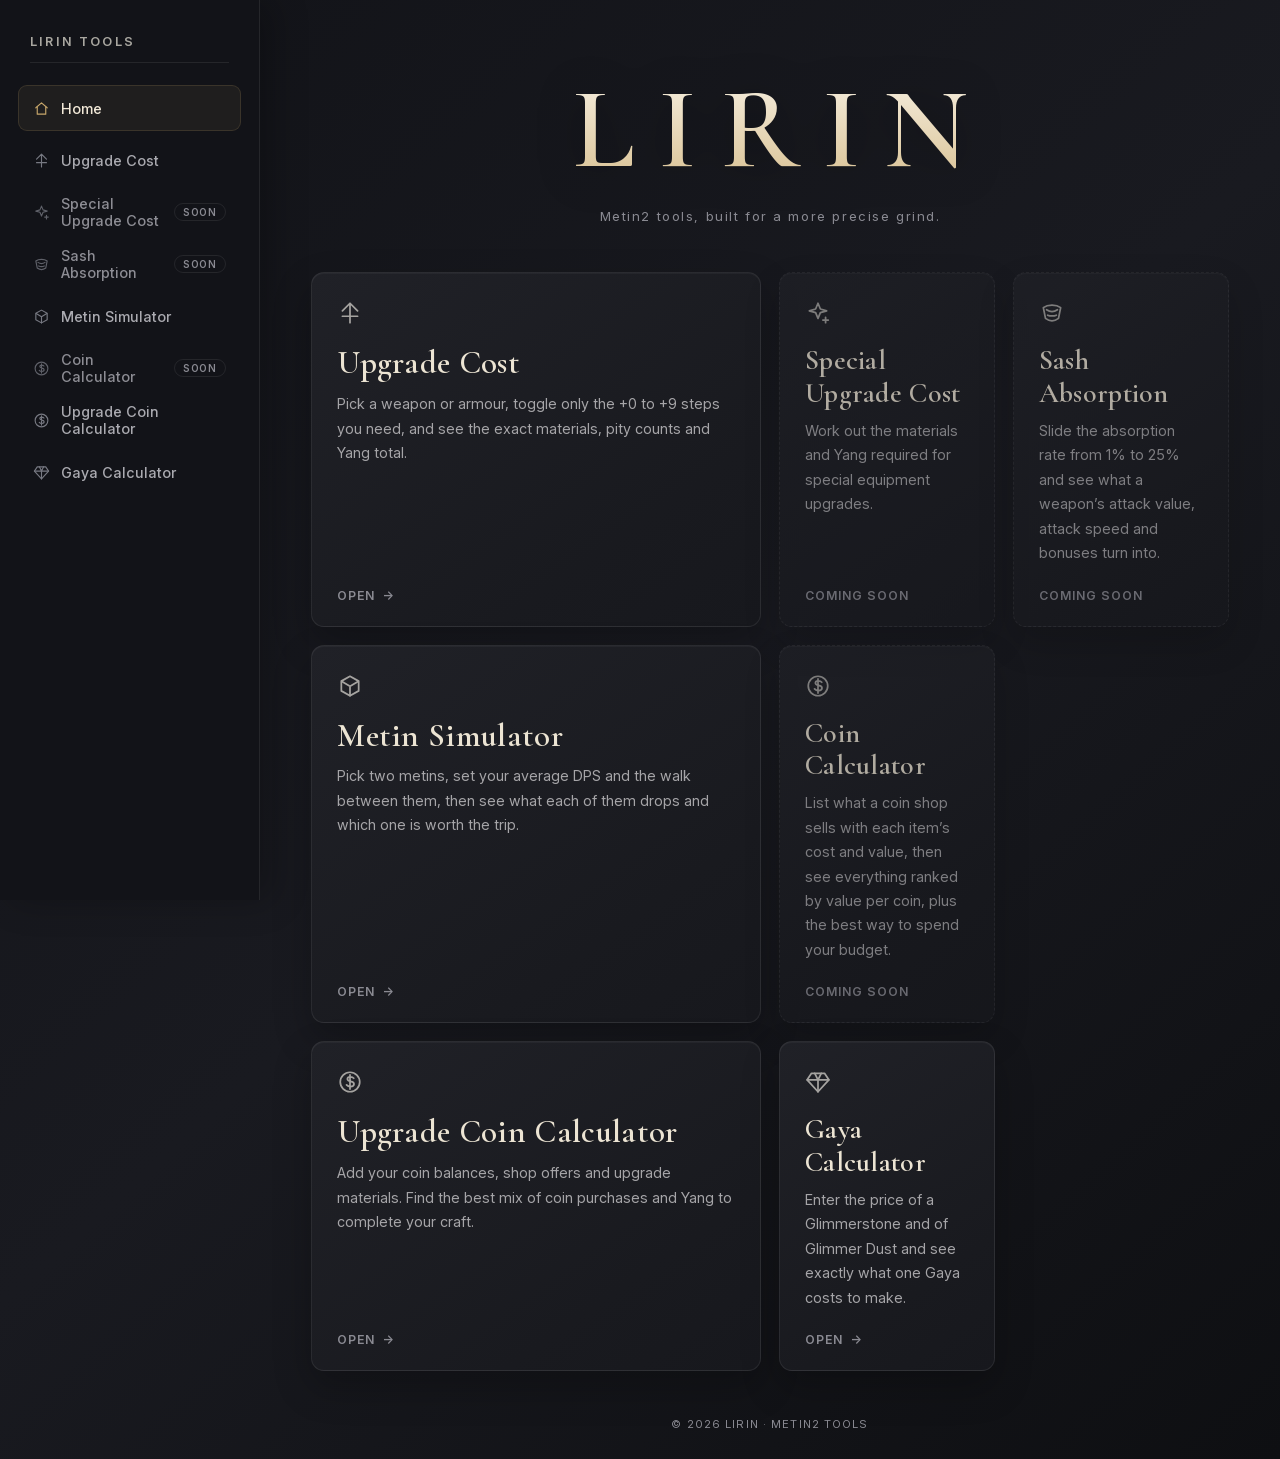
<file: index.html>
<!DOCTYPE html>
<html lang="en">
<head>
<meta charset="UTF-8">
<meta name="viewport" content="width=device-width, initial-scale=1.0">
<title>LIRIN — Metin2 Tools</title>
<meta name="description" content="LIRIN brings together refined Metin2 tools for upgrades, farming and planning.">
<meta name="theme-color" content="#0f1013">
<meta property="og:type" content="website">
<meta property="og:title" content="LIRIN — Metin2 Tools">
<meta property="og:description" content="Refined Metin2 tools for upgrades, farming and planning.">
<meta name="twitter:card" content="summary">
<link rel="icon" href="/favicon.svg" type="image/svg+xml">
<link rel="preload" href="/fonts/inter-400.woff" as="font" type="font/woff" crossorigin>
<link rel="preload" href="/fonts/inter-500.woff" as="font" type="font/woff" crossorigin>
<link rel="preload" href="/fonts/inter-600.woff" as="font" type="font/woff" crossorigin>
<link rel="preload" href="/fonts/cormorant-600.woff" as="font" type="font/woff" crossorigin>
<link rel="stylesheet" href="/common.css">
<style>
html{scroll-behavior:smooth;scrollbar-color:#414149 #101115}
/* the home page keeps its own sidebar depth and shadow */
.sidebar{z-index:2;box-shadow:12px 0 34px rgba(0,0,0,.24)}

/* content */
.home-content{position:relative;z-index:1;flex:1;min-width:0;display:flex;flex-direction:column;align-items:center;gap:12px;padding:clamp(48px,8vh,84px) clamp(22px,4vw,64px) 28px}
.brand{margin:0;padding:0 .1em .08em;font-family:var(--serif);font-size:clamp(4.5rem,10vw,7.2rem);font-weight:600;line-height:1;letter-spacing:.2em;text-indent:.2em;background:linear-gradient(180deg,#f5eddd 5%,#d6bd8c 100%);-webkit-background-clip:text;background-clip:text;-webkit-text-fill-color:transparent;filter:drop-shadow(0 3px 22px rgba(0,0,0,.35));user-select:none}
.tagline{margin:0;color:var(--dim);font-size:.82rem;letter-spacing:.12em;text-align:center}

/* bento grid */
.tool-cards{display:grid;grid-template-columns:repeat(4,minmax(0,1fr));gap:18px;width:min(100%,1120px);margin-top:clamp(22px,4vh,38px)}
.tool-card{position:relative;display:flex;flex-direction:column;align-items:flex-start;min-height:250px;padding:27px 25px 23px;overflow:hidden;border:1px solid var(--line);border-radius:13px;background:linear-gradient(145deg,#202127 0%,#191a1f 72%,#17181d 100%);box-shadow:0 16px 38px rgba(0,0,0,.24),inset 0 1px 0 rgba(255,255,255,.035);color:inherit;text-decoration:none;transition:transform .22s,border-color .22s,box-shadow .22s}
.tool-card.wide{grid-column:span 2}
.tool-card>*{position:relative;z-index:1}
.tool-card::before{content:"";position:absolute;top:0;left:25px;width:62px;height:1px;background:linear-gradient(90deg,var(--gold),transparent);opacity:0;transition:opacity .22s}
.tool-card::after{content:"";position:absolute;inset:0;pointer-events:none;opacity:0;background:radial-gradient(340px circle at var(--x,50%) var(--y,50%),rgba(199,167,107,.11),transparent 74%);transition:opacity .22s}
a.tool-card:hover{transform:translateY(-4px);border-color:rgba(199,167,107,.34);box-shadow:0 22px 48px rgba(0,0,0,.34),0 0 22px rgba(199,167,107,.045)}
a.tool-card:hover::before,a.tool-card:hover::after{opacity:1}
.tool-card .ic{width:26px;height:26px;margin-bottom:18px;color:#a5a3a0;transition:color .18s}
a.tool-card:hover .ic{color:var(--gold)}
.tool-card h2{margin:0 0 10px;color:#ece4d3;font-family:var(--serif);font-size:1.75rem;font-weight:600;letter-spacing:.01em;line-height:1.15}
.tool-card.wide h2{font-size:2.05rem}
.tool-card p{margin:0;max-width:48ch;color:var(--muted);font-size:.9rem;line-height:1.7}
.card-open{display:inline-flex;align-items:center;gap:8px;margin-top:auto;padding-top:22px;color:var(--dim);font-size:.76rem;font-weight:600;letter-spacing:.08em;text-transform:uppercase;transition:color .18s,gap .18s}
a.tool-card:hover .card-open{gap:12px;color:#d2b77f}
.tool-card.is-soon{opacity:.72;border-style:dashed}

.site-footer{margin-top:auto;padding-top:34px;color:var(--dim);font-size:.7rem;letter-spacing:.1em;text-align:center;text-transform:uppercase}

/* entrance */
@keyframes rise{from{opacity:0;transform:translateY(14px)}}
.brand,.tagline,.tool-card,.site-footer{animation:rise .45s cubic-bezier(.2,.7,.2,1) backwards}
.tagline{animation-delay:.05s}
.tool-card{animation-delay:calc(.1s + var(--i) * .045s)}
.site-footer{animation-delay:.4s}

::-webkit-scrollbar{width:10px;height:8px}
::-webkit-scrollbar-track{background:#101115}
::-webkit-scrollbar-thumb{background:#414149;border-radius:10px}

@media(max-width:1050px){.tool-cards{grid-template-columns:repeat(2,minmax(0,1fr))}}
@media(max-width:700px){
  .home-content{padding:42px 18px 24px}
  .brand{font-size:clamp(4rem,16vw,5.4rem)}
  .tagline{font-size:.7rem;letter-spacing:.08em}
  .tool-cards{grid-template-columns:1fr;gap:13px;margin-top:24px}
  .tool-card.wide{grid-column:auto}
  .tool-card,.tool-card.wide{min-height:200px;padding:23px 21px 20px}
  .tool-card.wide h2{font-size:1.75rem}
}
@media(prefers-reduced-motion:reduce){*,*::before,*::after{scroll-behavior:auto!important;animation-duration:.01ms!important;transition-duration:.01ms!important}}
</style>
</head>
<body>
<!-- icons used by the cards (the sidebar icons come from /app.js) -->
<svg width="0" height="0" style="position:absolute" aria-hidden="true"><defs>
<symbol id="i-upgrade" viewBox="0 0 24 24"><path d="M12 3v18M5 10l7-7 7 7M5 15h14"/></symbol>
<symbol id="i-special" viewBox="0 0 24 24"><path d="m12 3 2.2 5.3L20 10l-5.8 1.7L12 17l-2.2-5.3L4 10l5.8-1.7L12 3Z"/><path d="M19 16v5M16.5 18.5h5"/></symbol>
<symbol id="i-sash" viewBox="0 0 24 24"><path d="M4 7c4-3 12-3 16 0l-2 10c-4 3-8 3-12 0L4 7Z"/><path d="M7 9c3 2 7 2 10 0M8 14c2 1 6 1 8 0"/></symbol>
<symbol id="i-metin" viewBox="0 0 24 24"><path d="m12 3 8 4.5v9L12 21l-8-4.5v-9L12 3Z"/><path d="m4.5 7.8 7.5 4.4 7.5-4.4M12 12.2V21"/></symbol>
<symbol id="i-gaya" viewBox="0 0 24 24"><path d="M6 4h12l4 6-10 11L2 10l4-6Z"/><path d="M2 10h20M9 4l3 6 3-6M12 10v11"/></symbol>
<symbol id="i-coin" viewBox="0 0 24 24"><circle cx="12" cy="12" r="9"/><path d="M15.5 8.5c-.7-.8-1.8-1.2-3.2-1.2-1.6 0-2.7.8-2.7 2 0 3.2 6.1 1.2 6.1 4.5 0 1.4-1.3 2.4-3.2 2.4-1.5 0-2.8-.5-3.7-1.5M12 5.5v13"/></symbol>
</defs></svg>

<a class="skip" href="#tools">Skip to tools</a>
<div class="app-root">
  <nav id="sidebar"></nav>
  <script src="/app.js"></script>

  <main class="home-content">
    <h1 class="brand">LIRIN</h1>
    <p class="tagline">Metin2 tools, built for a more precise grind.</p>

    <div class="tool-cards" id="tools">
      <a class="tool-card wide" style="--i:0" href="/upgrade-cost/">
        <svg class="ic" aria-hidden="true"><use href="#i-upgrade"/></svg>
        <h2>Upgrade Cost</h2>
        <p>Pick a weapon or armour, toggle only the +0 to +9 steps you need, and see the exact materials, pity counts and Yang total.</p>
        <span class="card-open">Open <span aria-hidden="true">→</span></span>
      </a>
      <div class="tool-card is-soon" style="--i:1">
        <svg class="ic" aria-hidden="true"><use href="#i-special"/></svg>
        <h2>Special Upgrade Cost</h2>
        <p>Work out the materials and Yang required for special equipment upgrades.</p>
        <span class="card-open">Coming soon</span>
      </div>
      <div class="tool-card is-soon" style="--i:2">
        <svg class="ic" aria-hidden="true"><use href="#i-sash"/></svg>
        <h2>Sash Absorption</h2>
        <p>Slide the absorption rate from 1% to 25% and see what a weapon’s attack value, attack speed and bonuses turn into.</p>
        <span class="card-open">Coming soon</span>
      </div>
      <a class="tool-card wide" style="--i:3" href="/metin-simulator/">
        <svg class="ic" aria-hidden="true"><use href="#i-metin"/></svg>
        <h2>Metin Simulator</h2>
        <p>Pick two metins, set your average DPS and the walk between them, then see what each of them drops and which one is worth the trip.</p>
        <span class="card-open">Open <span aria-hidden="true">→</span></span>
      </a>
      <div class="tool-card is-soon" style="--i:4">
        <svg class="ic" aria-hidden="true"><use href="#i-coin"/></svg>
        <h2>Coin Calculator</h2>
        <p>List what a coin shop sells with each item’s cost and value, then see everything ranked by value per coin, plus the best way to spend your budget.</p>
        <span class="card-open">Coming soon</span>
      </div>
      <a class="tool-card wide" style="--i:6" href="/upgrade-coin-calculator/">
        <svg class="ic" aria-hidden="true"><use href="#i-coin"/></svg>
        <h2>Upgrade Coin Calculator</h2>
        <p>Add your coin balances, shop offers and upgrade materials. Find the best mix of coin purchases and Yang to complete your craft.</p>
        <span class="card-open">Open <span aria-hidden="true">→</span></span>
      </a>
      <a class="tool-card" style="--i:5" href="/gaya-calculator/">
        <svg class="ic" aria-hidden="true"><use href="#i-gaya"/></svg>
        <h2>Gaya Calculator</h2>
        <p>Enter the price of a Glimmerstone and of Glimmer Dust and see exactly what one Gaya costs to make.</p>
        <span class="card-open">Open <span aria-hidden="true">→</span></span>
      </a>
    </div>

    <footer class="site-footer">© 2026 LIRIN · Metin2 Tools</footer>
  </main>
</div>
<script>
document.querySelectorAll("a.tool-card").forEach(card=>{
  let f=0,ev;
  card.addEventListener("pointermove",e=>{
    ev=e;if(f)return;                       // at most one style update per frame
    f=requestAnimationFrame(()=>{f=0;const b=card.getBoundingClientRect();
      card.style.setProperty("--x",(ev.clientX-b.left)+"px");
      card.style.setProperty("--y",(ev.clientY-b.top)+"px")});
  });
});
</script>
</body>
</html>
</file>
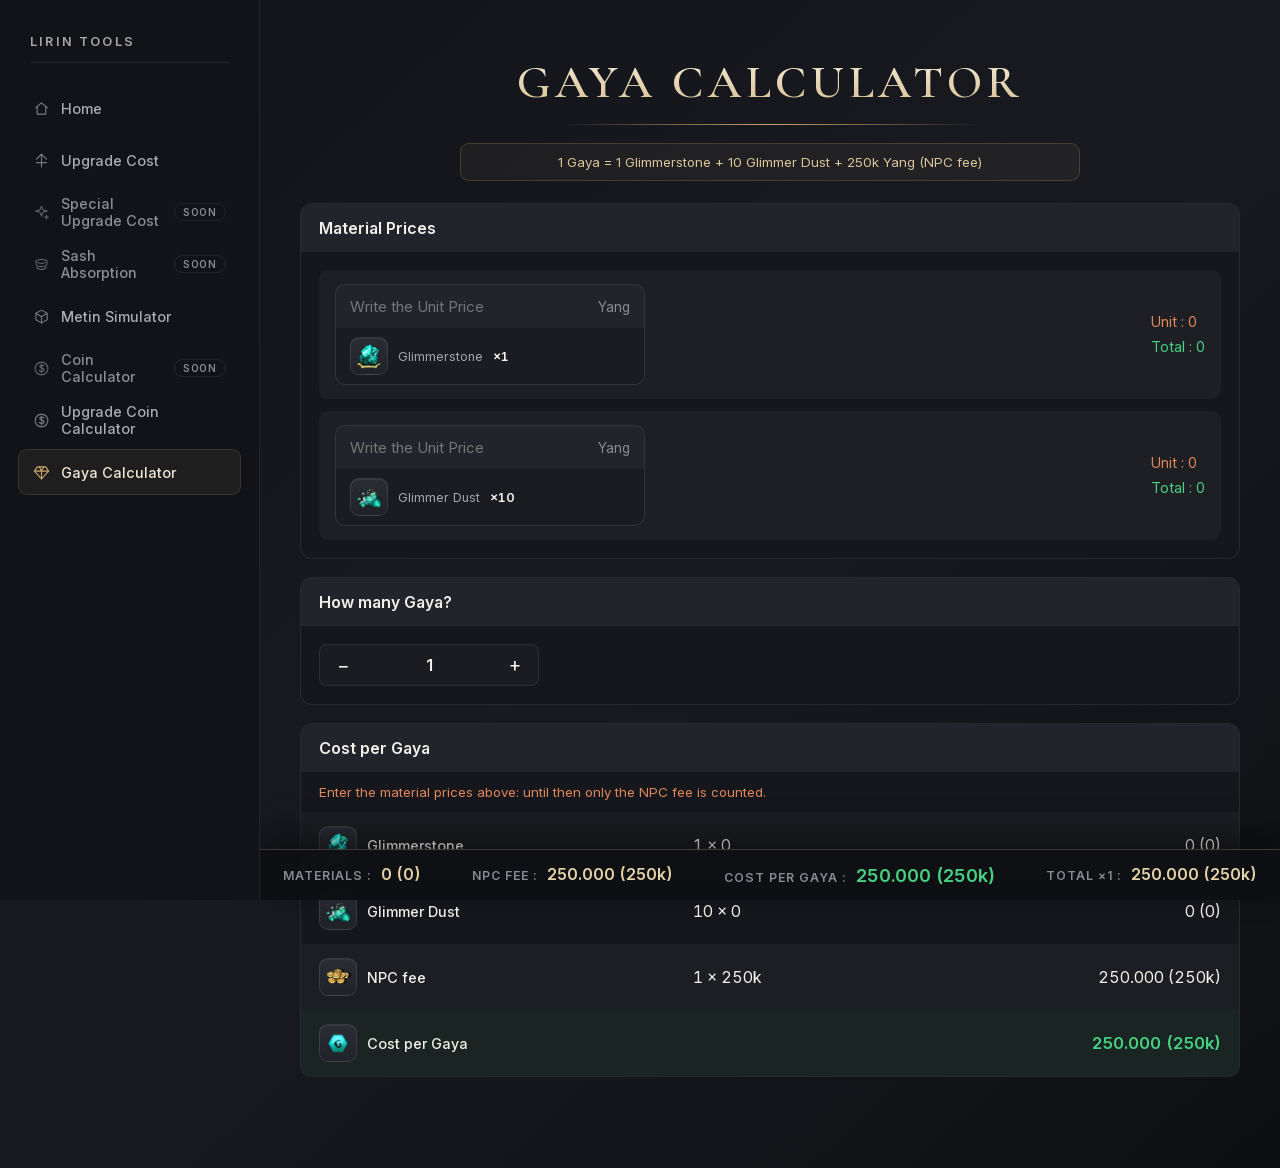
<file: gaya-calculator/index.html>
<!DOCTYPE html>
<html lang="en">
<head>
<meta charset="UTF-8">
<meta name="viewport" content="width=device-width, initial-scale=1.0">
<title>Gaya Calculator — LIRIN</title>
<meta name="description" content="Enter the price of a Glimmerstone and of Glimmer Dust and see exactly what one Gaya costs to make.">
<meta property="og:type" content="website">
<meta property="og:title" content="Gaya Calculator — LIRIN">
<meta property="og:description" content="Enter the price of a Glimmerstone and of Glimmer Dust and see exactly what one Gaya costs to make.">
<meta name="twitter:card" content="summary">
<meta name="theme-color" content="#0f1013">
<link rel="icon" href="/favicon.svg" type="image/svg+xml">
<link rel="preload" href="/fonts/inter-400.woff" as="font" type="font/woff" crossorigin>
<link rel="preload" href="/fonts/inter-500.woff" as="font" type="font/woff" crossorigin>
<link rel="preload" href="/fonts/inter-600.woff" as="font" type="font/woff" crossorigin>
<link rel="preload" href="/fonts/cormorant-600.woff" as="font" type="font/woff" crossorigin>
<link rel="stylesheet" href="/common.css">
<style>
.pbody{padding:6px 18px 18px}
.warn{margin:0;padding:12px 18px;color:#e0875a;font-size:.84rem}
.tr,.pv{font-variant-numeric:tabular-nums}

/* amount */
.qe{display:flex;align-items:center;width:min(100%,220px);margin-top:12px;border:1px solid var(--line);border-radius:8px;background:#1b1c22}
.qe button{width:46px;height:40px;border:0;background:none;font-size:1.2rem;cursor:pointer}.qe button:hover{color:var(--gold)}
.qe input{flex:1;min-width:0;padding:6px;border:0;background:none;text-align:center;font-weight:600}

/* breakdown */
.tr{display:grid;grid-template-columns:minmax(170px,1.4fr) 1fr 1fr;gap:14px;align-items:center;padding:14px 18px}
#rows .tr:nth-child(odd){background:rgba(255,255,255,.03)}
#rows .tr.sum{background:rgba(70,208,129,.07);font-weight:600}
.nm{display:flex;align-items:center;gap:10px;font-size:.9rem;font-weight:500}
.fl{justify-self:end;text-align:right}
.tr.sum .fl{color:var(--green);font-size:1.05rem}

@media(max-width:700px){
  .tr{grid-template-columns:1fr;gap:6px}.fl{justify-self:start;text-align:left}
}
</style>
</head>
<body>
<div class="app-root">
  <nav id="sidebar"></nav>
  <script src="/app.js"></script>
  <main class="main">
    <div class="inner">
      <h1>GAYA CALCULATOR</h1><div class="line"></div>
      <p class="note" id="note"></p>
      <section class="panel"><h2>Material Prices</h2><div class="pbody"><div id="prices"></div></div></section>
      <section class="panel"><h2>How many Gaya?</h2><div class="pbody">
        <div class="qe"><button data-a="qm" aria-label="Less">−</button><input id="qty" inputmode="numeric" maxlength="4" aria-label="Number of Gaya"><button data-a="qp" aria-label="More">+</button></div>
      </div></section>
      <section class="panel"><h2>Cost per Gaya</h2>
        <p class="warn" id="warn" hidden>Enter the material prices above: until then only the NPC fee is counted.</p>
        <div id="rows"></div></section>
    </div>
    <div class="summary">
      <div><span>Materials :</span><b id="s-m">0 (0)</b></div>
      <div><span>NPC Fee :</span><b id="s-f">0 (0)</b></div>
      <div class="tot"><span>Cost per Gaya :</span><b id="s-t">0 (0)</b></div>
      <div><span id="s-ql">Total ×1 :</span><b id="s-n">0 (0)</b></div>
    </div>
    <div class="sr" id="live" aria-live="polite"></div>
  </main>
</div>
<script>
/* ===== recipe: change the numbers here ===== */
/* n = how many per 1 Gaya */
const RECIPE=[{id:'gs',name:'Glimmerstone',n:1},{id:'gd',name:'Glimmer Dust',n:10}];
const FEE=250e3;                                      // Yang taken by the NPC for every Gaya
/* pictures: /images/<name>.webp, see lirinImg() in /app.js. Exact file names (capitals matter on Cloudflare):
   Glimmerstone.webp, "Glimmer Dust.webp" (with a space), Gaya.webp, Yang.webp */

/* ===== helpers ($, ini, okNum, slot, money helpers, persist ... come from /app.js) ===== */
const clampQty=v=>Math.min(9999,Math.max(1,parseInt(v,10)||1));

/* ===== state (saved in the browser, every value is checked on load) ===== */
const KEY='lirinGayaV1';
let S={price:{},qty:1};
try{
  const r=JSON.parse(localStorage.getItem(KEY));
  if(r&&typeof r==='object'){
    if(r.price&&typeof r.price==='object'&&!Array.isArray(r.price))for(const x of RECIPE)if(okNum(r.price[x.id]))S.price[x.id]=r.price[x.id];
    S.qty=clampQty(r.qty);
  }
}catch(e){}
const{save}=persist(KEY,()=>S);

/* ===== draw the static parts once, so typing never redraws pictures ===== */
$('prices').innerHTML=RECIPE.map(r=>`<div class="prow"><div class="pin"><label><input data-pr="${r.id}" inputmode="text" placeholder="Write the Unit Price" value="${S.price[r.id]?fmt(S.price[r.id],6):''}" aria-label="Unit price of ${r.name}"><em>Yang</em></label><div class="er" hidden>Format: 1450, 1.45k, 2.3kk</div><div class="pn">${slot(r.name)}<span>${r.name}</span><span class="qn">×${r.n}</span></div></div><div class="pv"><div class="u">Unit : <span id="u-${r.id}"></span></div><div class="t">Total : <span id="t-${r.id}"></span></div></div></div>`).join('');
$('note').textContent='1 Gaya = '+RECIPE.map(r=>r.n+' '+r.name).join(' + ')+' + '+fmt(FEE)+' Yang (NPC fee)';
$('rows').innerHTML=RECIPE.map(r=>`<div class="tr"><span class="nm">${slot(r.name)}${r.name}</span><span id="a-${r.id}"></span><span class="fl" id="c-${r.id}"></span></div>`).join('')
  +`<div class="tr"><span class="nm">${slot('Yang')}NPC fee</span><span>1 × ${fmt(FEE)}</span><span class="fl">${money(FEE)}</span></div>`
  +`<div class="tr sum"><span class="nm">${slot('Gaya')}Cost per Gaya</span><span></span><span class="fl" id="c-one"></span></div>`
  +`<div class="tr sum" id="r-all"><span class="nm">Total for <span id="n-q"></span> Gaya</span><span></span><span class="fl" id="c-all"></span></div>`;
$('qty').value=S.qty;

/* ===== calculation ===== */
/* screen readers hear the result once, shortly after you stop typing, not after every key */
const announce=deb(()=>{if(!USED)return;$('live').textContent='Cost per Gaya '+$('s-t').textContent+(S.qty>1?', total for '+S.qty+' '+$('s-n').textContent:'')},700);
function paint(){
  let mats=0;
  for(const r of RECIPE){
    const p=S.price[r.id]||0,t=p*r.n;mats+=t;
    $('u-'+r.id).textContent=fmt(p);$('t-'+r.id).textContent=fmt(t);
    $('a-'+r.id).textContent=r.n+' × '+fmt(p);$('c-'+r.id).textContent=money(t);
  }
  const one=mats+FEE,all=one*S.qty;
  $('c-one').textContent=money(one);$('c-all').textContent=money(all);$('n-q').textContent=S.qty;
  $('r-all').hidden=S.qty===1;
  $('warn').hidden=RECIPE.some(r=>S.price[r.id]>0);   // shown only while NO price is set
  $('s-m').textContent=money(mats);$('s-f').textContent=money(FEE);$('s-t').textContent=money(one);
  $('s-ql').textContent='Total ×'+S.qty+' :';$('s-n').textContent=money(all);
  announce();
}

/* ===== events ===== */
document.addEventListener('input',e=>{
  const t=e.target,id=t.dataset.pr;
  if(id){                                            // unit price: accepts 1450, 1.45k, 2.3kk ...
    const v=t.value.trim()?parseMoney(t.value):0;
    flagBad(t,v===null);
    if(v===null)return;
    S.price[id]=v;save();paint();
  }else if(t.id==='qty'){                            // number of Gaya typed by hand
    S.qty=clampQty(t.value.replace(/\D/g,''));save();paint();
  }
});
document.addEventListener('change',e=>{if(e.target.id==='qty')e.target.value=S.qty});
document.addEventListener('click',e=>{
  const b=e.target.closest('[data-a]');if(!b)return;
  S.qty=clampQty(S.qty+(b.dataset.a==='qp'?1:-1));
  $('qty').value=S.qty;save();paint();
});
paint();
</script>
</body>
</html>
</file>
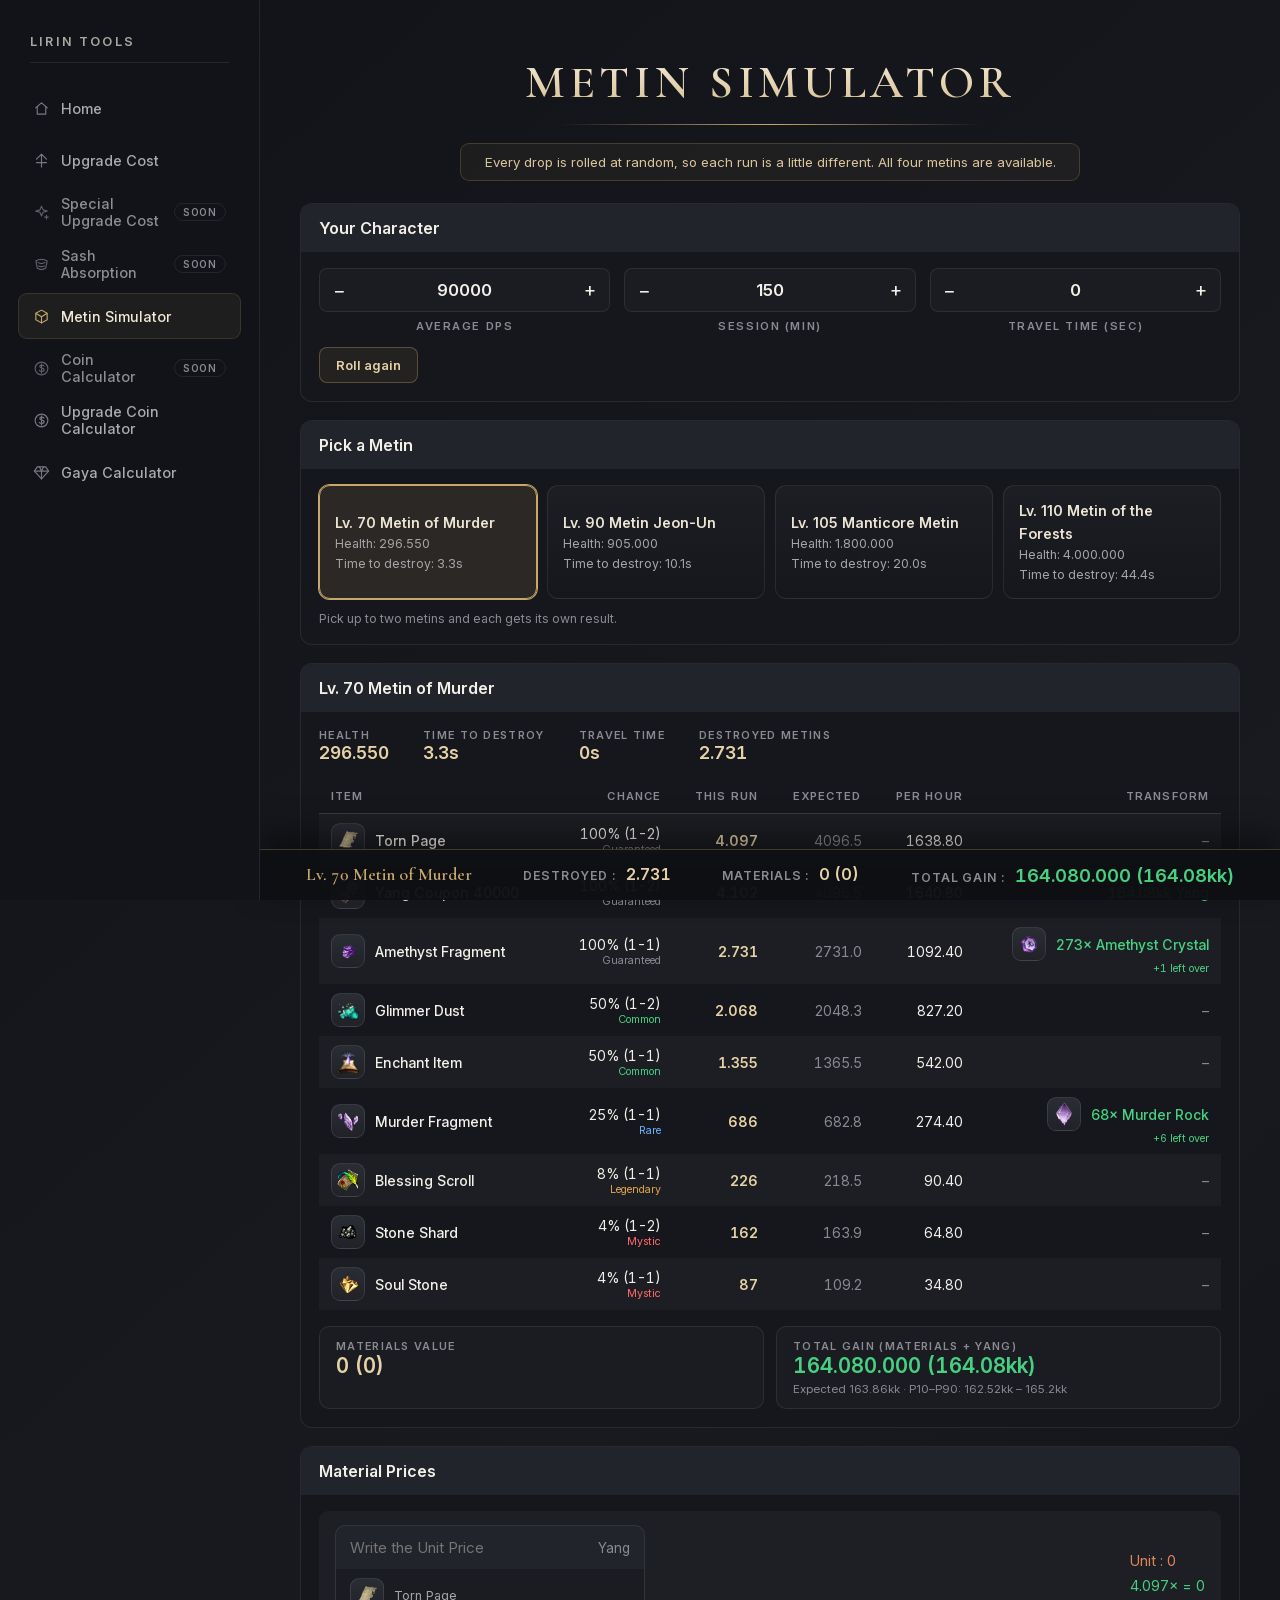
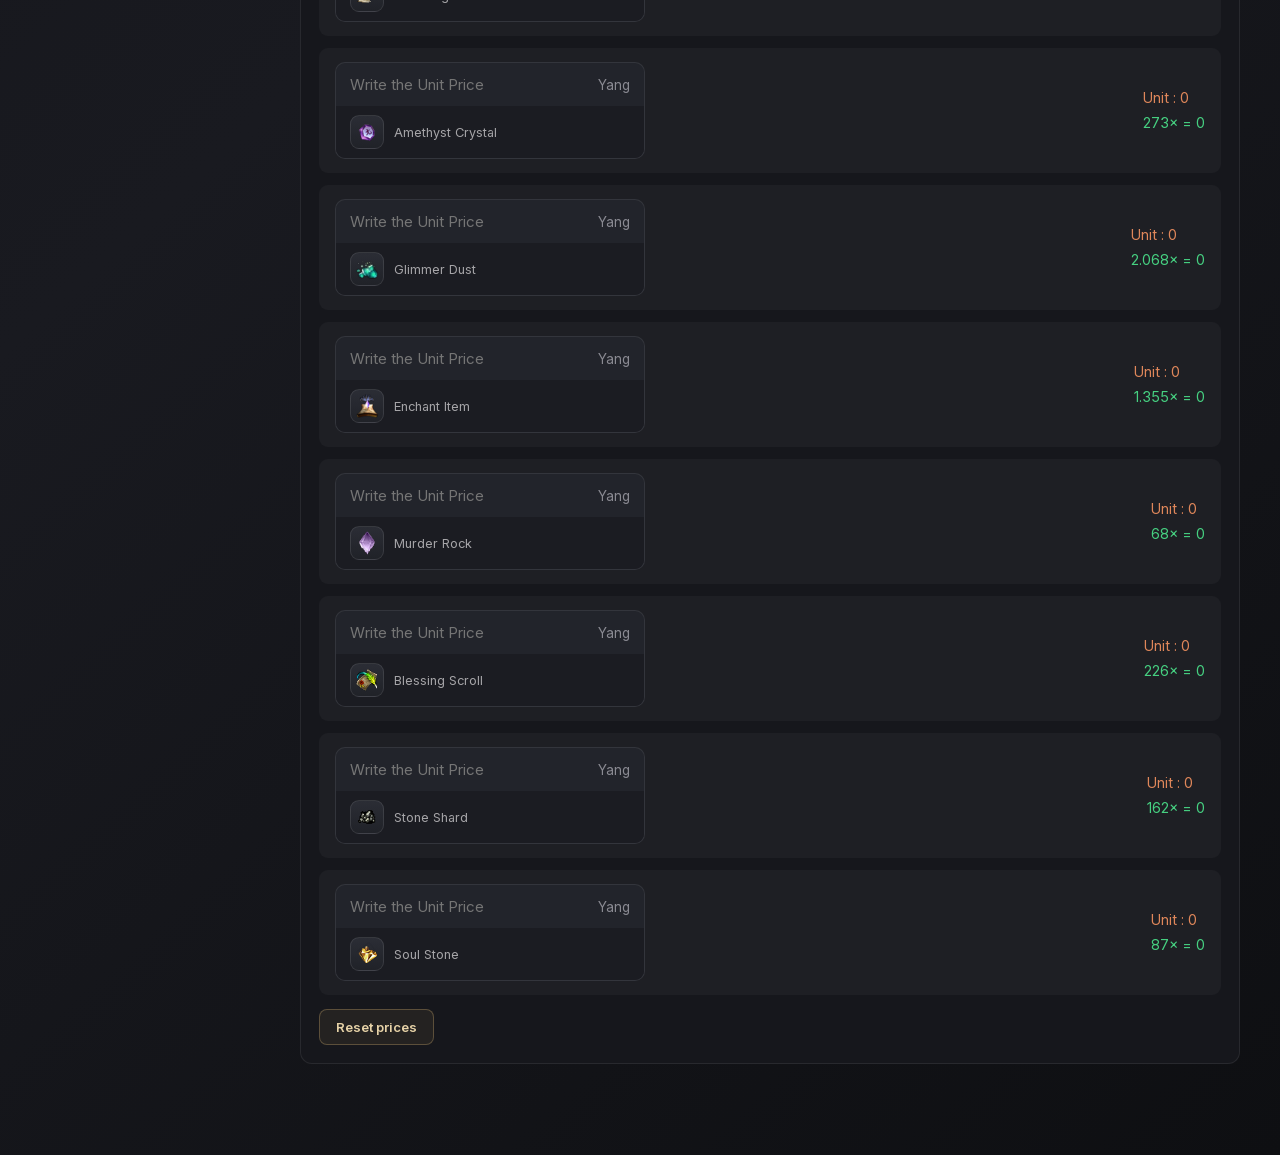
<file: metin-simulator/index.html>
<!DOCTYPE html>
<html lang="en">
<head>
<meta charset="UTF-8">
<meta name="viewport" content="width=device-width, initial-scale=1.0">
<title>Metin Simulator — LIRIN</title>
<meta name="description" content="Set your DPS and session length and see what a metin drops, what it transforms into and what it is worth.">
<meta property="og:type" content="website">
<meta property="og:title" content="Metin Simulator — LIRIN">
<meta property="og:description" content="Set your DPS and session length and see what a metin drops, what it transforms into and what it is worth.">
<meta name="twitter:card" content="summary">
<meta name="theme-color" content="#0f1013">
<link rel="icon" href="/favicon.svg" type="image/svg+xml">
<link rel="preload" href="/fonts/inter-400.woff" as="font" type="font/woff" crossorigin>
<link rel="preload" href="/fonts/inter-500.woff" as="font" type="font/woff" crossorigin>
<link rel="preload" href="/fonts/inter-600.woff" as="font" type="font/woff" crossorigin>
<link rel="preload" href="/fonts/cormorant-600.woff" as="font" type="font/woff" crossorigin>
<link rel="stylesheet" href="/common.css">
<style>
/* shared parts (.note .panel .pbody .sr .slot .btn .prow .pin .pn ...) live in /common.css; only the differences are here */
.slot{width:34px;height:34px;box-shadow:none;font-size:.7rem}
.btn{margin-top:14px}
.er{padding:6px 14px}

/* character */
.chars{display:grid;grid-template-columns:repeat(auto-fit,minmax(170px,1fr));gap:14px}
.cb{display:flex;flex-direction:column;gap:7px;min-width:0}
.cb>span{color:var(--dim);font-size:.7rem;font-weight:600;letter-spacing:.14em;text-align:center;text-transform:uppercase}
.qe{display:flex;align-items:center;border:1px solid var(--line);border-radius:8px;background:#1b1c22}
.qe button{flex:none;width:38px;height:42px;border:0;background:none;font-size:1.2rem;cursor:pointer}.qe button:hover{color:var(--gold)}
.qe input{flex:1;width:0;min-width:0;padding:6px;border:0;background:none;text-align:center;font-size:1.05rem;font-weight:600}

/* metin picker */
.mt{display:grid;grid-template-columns:repeat(auto-fit,minmax(200px,1fr));gap:10px}
.mtile{padding:13px 15px;border:1px solid var(--line);border-radius:11px;background:linear-gradient(180deg,#1d1e24,#16171c);color:#a6a5a8;font-size:.78rem;line-height:1.6;text-align:left;cursor:pointer;transition:border-color .2s,background .2s}
.mtile b{display:block;color:#ece4d3;font-size:.9rem}
.mtile:hover{border-color:rgba(199,167,107,.45)}
.mtile.on{border-color:var(--gold);background:rgba(199,167,107,.12);box-shadow:0 0 0 1px var(--gold)}
.hint{margin:12px 0 0;color:var(--dim);font-size:.78rem}

/* result */
.stats{display:flex;flex-wrap:wrap;gap:12px 34px;margin-bottom:16px}
.stats span,.vb span{display:block;color:var(--dim);font-size:.68rem;font-weight:600;letter-spacing:.12em;text-transform:uppercase}
.stats b{color:#e6d2a7;font-size:1.1rem}
.tw{overflow-x:auto}
table{width:100%;border-collapse:collapse;font-size:.88rem}
th{padding:10px 12px;border-bottom:1px solid var(--line);color:var(--dim);font-size:.7rem;font-weight:600;letter-spacing:.1em;text-align:right;text-transform:uppercase}
td{padding:9px 12px;text-align:right;white-space:nowrap}
td,.stats b,.vb b{font-variant-numeric:tabular-nums}
th:first-child,td:first-child{text-align:left}
tbody tr:nth-child(odd){background:rgba(255,255,255,.03)}
td small{display:block;font-size:.68rem}
.nm{display:flex;align-items:center;gap:10px;font-weight:500}
.b{color:#e6d2a7;font-weight:600}
.ev{color:var(--dim)}
.tf{color:var(--green)}.tf .nm{justify-content:flex-end}
.t-g{color:var(--dim)}.t-c{color:var(--green)}.t-r{color:#6fb1ff}.t-e{color:#b57cff}.t-l{color:#e0a64a}.t-m{color:#ff6b6b}
.vals{display:grid;grid-template-columns:1fr 1fr;gap:12px;margin-top:16px}
.vb{padding:12px 16px;border:1px solid var(--line);border-radius:10px;background:#1b1c22}
.vb b{color:#e6d2a7;font-size:1.3rem}.vb.g b{color:var(--green)}
.vb small{display:block;margin-top:4px;color:var(--dim);font-size:.72rem}

/* prices: see common.css */
.prow:first-child{margin-top:0}
.summary .who b{color:var(--gold);font-family:var(--serif);font-size:1.1rem}

@media(max-width:700px){.vals{grid-template-columns:1fr}.summary{max-height:38svh;overflow-y:auto;overscroll-behavior:contain}}
</style>
</head>
<body>
<div class="app-root">
  <nav id="sidebar"></nav>
  <script src="/app.js"></script>
  <main class="main">
    <div class="inner">
      <h1>METIN SIMULATOR</h1><div class="line"></div>
      <p class="note">Every drop is rolled at random, so each run is a little different. All four metins are available.</p>
      <section class="panel"><h2>Your Character</h2><div class="pbody">
        <div class="chars">
          <div class="cb"><div class="qe"><button data-k="dps" data-s="-1" aria-label="Less">−</button><input data-k="dps" inputmode="text" maxlength="9" aria-label="Average DPS (accepts 90k)"><button data-k="dps" data-s="1" aria-label="More">+</button></div><span>Average DPS</span></div>
          <div class="cb"><div class="qe"><button data-k="min" data-s="-1" aria-label="Less">−</button><input data-k="min" inputmode="numeric" maxlength="4" aria-label="Session in minutes"><button data-k="min" data-s="1" aria-label="More">+</button></div><span>Session (min)</span></div>
          <div class="cb"><div class="qe"><button data-k="trv" data-s="-1" aria-label="Less">−</button><input data-k="trv" inputmode="numeric" maxlength="3" aria-label="Travel time in seconds"><button data-k="trv" data-s="1" aria-label="More">+</button></div><span>Travel time (sec)</span></div>
        </div>
        <div class="btns"><button class="btn" data-a="roll">Roll again</button></div>
      </div></section>
      <section class="panel"><h2>Pick a Metin</h2><div class="pbody"><div class="mt" id="pick"></div>
        <p class="hint">Pick up to two metins and each gets its own result.</p></div></section>
      <div id="sims"></div>
      <section class="panel"><h2>Material Prices</h2><div class="pbody"><div id="prices"></div><button class="btn" data-a="reset">Reset prices</button></div></section>
    </div>
    <div class="summary" id="sum"></div>
    <div class="sr" id="live" aria-live="polite"></div>
  </main>
</div>
<script>
/* ===== data: add a metin by copying the Murder block (drop = [name, chance %, min, max, tier, extra]) ===== */
const METINS=[
  {id:'murder',name:'Lv. 70 Metin of Murder',hp:296550,drops:[
    ['Torn Page',100,1,2,'g'],
    ['Yang Coupon 40000',100,1,2,'g',{yang:40000}],            // each coupon = 40.000 Yang
    ['Amethyst Fragment',100,1,1,'g',{to:'Amethyst Crystal'}],  // FRAG fragments = 1 crystal
    ['Glimmer Dust',50,1,2,'c'],
    ['Enchant Item',50,1,1,'c'],
    ['Murder Fragment',25,1,1,'r',{to:'Murder Rock'}],
    ['Blessing Scroll',8,1,1,'l'],
    ['Stone Shard',4,1,2,'m'],
    ['Soul Stone',4,1,1,'m']]},
  {id:'jeon',name:'Lv. 90 Metin Jeon-Un',hp:905000,drops:[
    ['Yang Coupon 40000',100,3,5,'g',{yang:40000}],
    ['Enchant Item',100,2,2,'g'],
    ['Ruby Fragment',100,1,1,'g',{to:'Ruby Crystal'}],
    ['Torn Page',50,1,2,'c'],
    ['Glimmer Dust',50,1,2,'c'],
    ['Forest Fragment',25,1,1,'r',{to:'Forest Rock'}],
    ['Blessing Scroll',8,1,1,'l'],
    ['Stone Shard',4,1,2,'m'],
    ['Soul Stone',4,1,1,'m']]},
  {id:'manti',name:'Lv. 105 Manticore Metin',hp:1800000,drops:[
    ['Enchant Item',100,3,4,'g'],
    ['Yang Coupon 100000',100,2,4,'g',{yang:100000}],
    ['Onyx Fragment',100,1,1,'g',{to:'Onyx Crystal'}],
    ['Glimmer Dust',25,1,1,'r'],
    ['Fragment of Dark Continent',15,1,1,'e',{to:"Dark Continent's Rock"}],
    ['Cor Draconis',15,1,1,'e'],
    ['Blessing Scroll',8,1,1,'l']]},
  {id:'forest',name:'Lv. 110 Metin of the Forests',hp:4000000,drops:[
    ['Enchant Item',100,4,6,'g'],
    ['Yang Coupon 100000',100,4,6,'g',{yang:100000}],
    ['Garnet Fragment',100,1,1,'g',{to:'Garnet Crystal'}],
    ['Cor Draconis',25,1,1,'r'],
    ['Glimmer Dust',25,1,1,'r'],
    ['Enchant Item+',15,1,1,'e'],
    ['Fragment of the Trees',15,1,1,'e',{to:'Rock of the Trees'}],
    ['Shard of the Forest',15,1,1,'e']]}
];
const TIER={g:'Guaranteed',c:'Common',r:'Rare',e:'Epic',l:'Legendary',m:'Mystic'};
const FRAG=10;
const LIM={dps:[1,9999999],min:[1,1440],trv:[0,600]},STEP={dps:1000,min:10,trv:1};
const Z=1.2816;                                     // z-score for P10 / P90

/* ===== helpers ($, ini, okNum, slot, money helpers, persist ... come from /app.js) ===== */
const BY=Object.fromEntries(METINS.map(m=>[m.id,m]));
const tfmt=s=>{const r=Math.round(s*10)/10;if(r<60)return r.toFixed(1)+'s';const t=Math.round(s);return Math.floor(t/60)+'m '+t%60+'s'};
const clamp=(k,v)=>Math.min(LIM[k][1],Math.max(LIM[k][0],Math.round(v)||0));

/* ===== seeded random: same seed => same luck, so changing DPS/session moves results smoothly ===== */
const rng=a=>()=>{a|=0;a=a+0x6D2B79F5|0;let t=Math.imul(a^a>>>15,1|a);t=t+Math.imul(t^t>>>7,61|t)^t;return((t^t>>>14)>>>0)/4294967296};
const hash=s=>{let h=2166136261;for(let i=0;i<s.length;i++)h=Math.imul(h^s.charCodeAt(i),16777619);return h>>>0};
const newSeed=()=>(Math.random()*4294967296)>>>0;
const gauss=R=>{const u=1-R(),v=R();return Math.sqrt(-2*Math.log(u))*Math.cos(2*Math.PI*v)};
function binom(n,p,R){                               // number of metins that dropped the item
  if(p>=1)return n;if(p<=0||n<=0)return 0;
  if(n<=200){let c=0;for(let i=0;i<n;i++)if(R()<p)c++;return c}
  return Math.min(n,Math.max(0,Math.round(n*p+Math.sqrt(n*p*(1-p))*gauss(R))));   // normal approximation
}
function sumUniform(c,lo,hi,R){                      // sum of c integers uniform in [lo,hi]
  if(lo===hi||c===0)return c*lo;
  if(c<=200){let s=0;for(let i=0;i<c;i++)s+=lo+Math.floor(R()*(hi-lo+1));return s}
  const w=hi-lo+1;
  return Math.max(c*lo,Math.min(c*hi,Math.round(c*(lo+hi)/2+Math.sqrt(c*(w*w-1)/12)*gauss(R))));
}

/* ===== state (saved in the browser) ===== */
const KEY='lirinMetinV1';
let S={dps:90000,min:150,trv:0,sel:['murder'],price:{}},RUN={},NAMES=[],SEED=newSeed();
function apply(r){
  if(!r||typeof r!=='object')return;
  for(const k in LIM)if(r[k]!=null&&r[k]!==''&&Number.isFinite(+r[k]))S[k]=clamp(k,+r[k]);
  if(Array.isArray(r.sel)){const s=[...new Set(r.sel)].filter(id=>BY[id]).slice(0,2);if(s.length)S.sel=s}
  if(r.price&&typeof r.price==='object'){S.price={};for(const n in r.price)if(okNum(r.price[n]))S.price[n]=r.price[n]}
}
try{apply(JSON.parse(localStorage.getItem(KEY)))}catch(e){}
const{save}=persist(KEY,()=>S);

/* ===== simulation ===== */
function roll(m){
  const n=Math.floor(S.min*60/(m.hp/S.dps+S.trv)),cnt={};
  m.drops.forEach(([d,ch,lo,hi],j)=>{const R=rng(SEED^hash(m.id+j));cnt[d]=sumUniform(binom(n,ch/100,R),lo,hi,R)});
  return{n,cnt};
}
function derive(m,r){                              // items you can sell + Yang from coupons
  const items={};let yang=0;
  for(const[d,,,,,x]of m.drops){const c=r.cnt[d];
    if(x&&x.yang)yang+=c*x.yang;else if(x&&x.to)items[x.to]=(items[x.to]||0)+Math.floor(c/FRAG);else items[d]=(items[d]||0)+c}
  return{items,yang};
}
/* fragments that do not make a whole crystal are lost: how many fragments are expected to be left over after `kills` metins
   (X mod FRAG). Exact when the number of fragments is certain or small, otherwise the leftover is spread evenly (FRAG-1)/2 */
function leftover(kills,p,lo,hi){
  if(p>=1&&lo===hi)return(kills*lo)%FRAG;
  const sd=Math.sqrt(kills*p*(1-p));
  if(lo===1&&hi===1&&sd<6&&kills<=1000){          // few drops: add up the exact binomial chances
    let q=Math.pow(1-p,kills),t=0;
    for(let k=0;k<=kills;k++){t+=q*(k%FRAG);q*=(kills-k)/(k+1)*p/(1-p)}
    return t;
  }
  return(FRAG-1)/2;
}
/* expected Yang value (and std-dev) for `kills` metins; fragments count only as whole crystals */
function expect(m,kills){
  let mean=0,v=0;
  for(const[d,ch,lo,hi,,x]of m.drops){
    const p=ch/100,w=hi-lo+1,e=(lo+hi)/2,tot=kills*p*e;
    let u;
    if(x&&x.yang){u=x.yang;mean+=tot*u}
    else if(x&&x.to){const pc=S.price[x.to]||0;u=pc/FRAG;mean+=pc*Math.max(0,tot-leftover(kills,p,lo,hi))/FRAG}
    else{u=S.price[d]||0;mean+=tot*u}
    v+=kills*(p*((w*w-1)/12+e*e)-p*p*e*e)*u*u}
  return{mean,sd:Math.sqrt(v)};
}
const metins=()=>S.sel.map(id=>BY[id]);
const rollAll=()=>{RUN={};metins().forEach(m=>RUN[m.id]=roll(m))};

/* ===== drawing ===== */
function drawInputs(){document.querySelectorAll('input[data-k]').forEach(i=>{if(document.activeElement!==i)i.value=S[i.dataset.k]})}
function drawPick(){
  $('pick').innerHTML=METINS.map(m=>{
    const body=`<b>${m.name}</b>Health: ${full(m.hp)}<br>Time to destroy: ${tfmt(m.hp/S.dps)}`;
    return`<button class="mtile${S.sel.includes(m.id)?' on':''}" data-id="${m.id}" aria-pressed="${S.sel.includes(m.id)}">${body}</button>`;
  }).join('');
}
function drawSims(){
  $('sims').innerHTML=metins().map(m=>{
    const r=RUN[m.id],rows=m.drops.map(([d,ch,lo,hi,t,x])=>{
      const c=r.cnt[d],ex=r.n*ch/100*(lo+hi)/2;let tf='<span class="t-g">–</span>';
      if(x&&x.yang)tf=`${fmt(c*x.yang)} Yang`;
      else if(x&&x.to){const l=c%FRAG;tf=`<span class="nm">${slot(x.to)}${full(Math.floor(c/FRAG))}× ${x.to}</span>${l?`<small>+${l} left over</small>`:''}`}
      return`<tr><td><span class="nm">${slot(d)}${d}</span></td><td>${ch}% (${lo}-${hi})<small class="t-${t}">${TIER[t]}</small></td><td class="b">${full(c)}</td><td class="ev">${ex.toFixed(1)}</td><td>${(c*60/S.min).toFixed(2)}</td><td class="tf">${tf}</td></tr>`}).join('');
    return`<section class="panel"><h2>${m.name}</h2><div class="pbody">
      <div class="stats"><div><span>Health</span><b>${full(m.hp)}</b></div><div><span>Time to destroy</span><b>${tfmt(m.hp/S.dps)}</b></div><div><span>Travel time</span><b>${S.trv}s</b></div><div><span>Destroyed metins</span><b>${full(r.n)}</b></div></div>
      <div class="tw"><table><thead><tr><th>Item</th><th>Chance</th><th>This run</th><th>Expected</th><th>Per hour</th><th>Transform</th></tr></thead><tbody>${rows}</tbody></table></div>
      <div class="vals"><div class="vb"><span>Materials value</span><b id="mv-${m.id}"></b></div><div class="vb g"><span>Total gain (materials + Yang)</span><b id="tg-${m.id}"></b><small id="ev-${m.id}"></small></div></div>
    </div></section>`}).join('');
}
function drawPrices(){
  NAMES=[...new Set(metins().flatMap(m=>m.drops.map(([d,,,,,x])=>x&&x.yang?null:(x&&x.to)||d).filter(Boolean)))];
  const ms=metins(),tag=m=>ms.length>1?m.name.match(/Lv\. \d+/)[0]+' · ':'';
  $('prices').innerHTML=NAMES.map((n,i)=>`<div class="prow"><div class="pin"><label><input data-pr="${i}" inputmode="text" placeholder="Write the Unit Price" value="${S.price[n]?fmt(S.price[n],6):''}" aria-label="Unit price of ${n}"><em>Yang</em></label><div class="er" hidden>Format: 1450, 1.45k, 2.3kk</div><div class="pn">${slot(n)}<span>${n}</span></div></div>
    <div class="pv"><div class="u">Unit : <span id="u${i}"></span></div>${ms.map((m,k)=>`<div class="t">${tag(m)}<span id="q${k}_${i}"></span>× = <span id="t${k}_${i}"></span></div>`).join('')}</div></div>`).join('');
}
function paint(){
  let sum='',cMat=0,cTot=0;
  metins().forEach((m,k)=>{
    const r=RUN[m.id],d=derive(m,r);let mat=0;
    for(const n in d.items)mat+=d.items[n]*(S.price[n]||0);
    const e=expect(m,r.n);
    cMat+=mat;cTot+=mat+d.yang;
    $('mv-'+m.id).textContent=money(mat);$('tg-'+m.id).textContent=money(mat+d.yang);
    $('ev-'+m.id).textContent=`Expected ${fmt(e.mean)} · P10–P90: ${fmt(Math.max(0,e.mean-Z*e.sd))} – ${fmt(e.mean+Z*e.sd)}`;
    sum+=`<div class="who"><b>${m.name}</b></div><div><span>Destroyed :</span><b>${full(r.n)}</b></div><div><span>Materials :</span><b>${money(mat)}</b></div><div class="tot"><span>Total gain :</span><b>${money(mat+d.yang)}</b></div>`;
    NAMES.forEach((n,i)=>{const q=d.items[n]||0,p=S.price[n]||0;$(`q${k}_${i}`).textContent=full(q);$(`t${k}_${i}`).textContent=fmt(q*p)});
  });
  if(S.sel.length>1)sum+=`<div class="who"><b>Combined</b></div><div><span>Materials :</span><b>${money(cMat)}</b></div><div class="tot"><span>Total gain :</span><b>${money(cTot)}</b></div>`;
  NAMES.forEach((n,i)=>$('u'+i).textContent=fmt(S.price[n]||0));
  $('sum').innerHTML=sum;
}
const refresh=()=>{rollAll();drawPick();drawSims();paint()};
const refreshD=deb(refresh,100);

/* ===== events ===== */
document.addEventListener('click',e=>{
  const b=e.target.closest('button');if(!b)return;
  if(b.dataset.k){const k=b.dataset.k;S[k]=clamp(k,S[k]+(+b.dataset.s)*STEP[k]);drawInputs();refresh();save()}
  else if(b.dataset.a==='roll'){SEED=newSeed();refresh();
    $('live').textContent='New roll. '+metins().map(m=>m.name+': '+money(derive(m,RUN[m.id]).yang)+' Yang from coupons').join('. ')}
  else if(b.dataset.a==='reset'){NAMES.forEach(n=>delete S.price[n]);drawPrices();paint();save()}   // only the prices shown now (the selected metin or both metins)
  else if(b.dataset.id){
    const id=b.dataset.id,i=S.sel.indexOf(id);
    if(i>=0){if(S.sel.length>1)S.sel.splice(i,1)}else{S.sel.push(id);if(S.sel.length>2)S.sel.shift()}
    drawPrices();refresh();save();
  }
});
document.addEventListener('input',e=>{
  const t=e.target,k=t.dataset.k;
  if(k){const v=parseMoney(t.value);if(v===null)return;S[k]=clamp(k,v||LIM[k][0]);refreshD();save();return}   // typed DPS / session / travel (accepts 90k)
  if(t.dataset.pr===undefined)return;                                                                          // unit price: 1450, 1.45k, 2.3kk ...
  const v=t.value.trim()?parseMoney(t.value):0;
  flagBad(t,v===null);
  if(v===null)return;
  S.price[NAMES[+t.dataset.pr]]=v;save();paint();
});
document.addEventListener('change',e=>{if(e.target.dataset.k)drawInputs()});
drawInputs();drawPrices();refresh();
/* load every drop picture in the background, so switching metins never shows initials first */
setTimeout(()=>new Set(METINS.flatMap(m=>m.drops.flatMap(([d,,,,,x])=>x&&x.to?[d,x.to]:[d]))).forEach(warm),300);
</script>
</body>
</html>
</file>
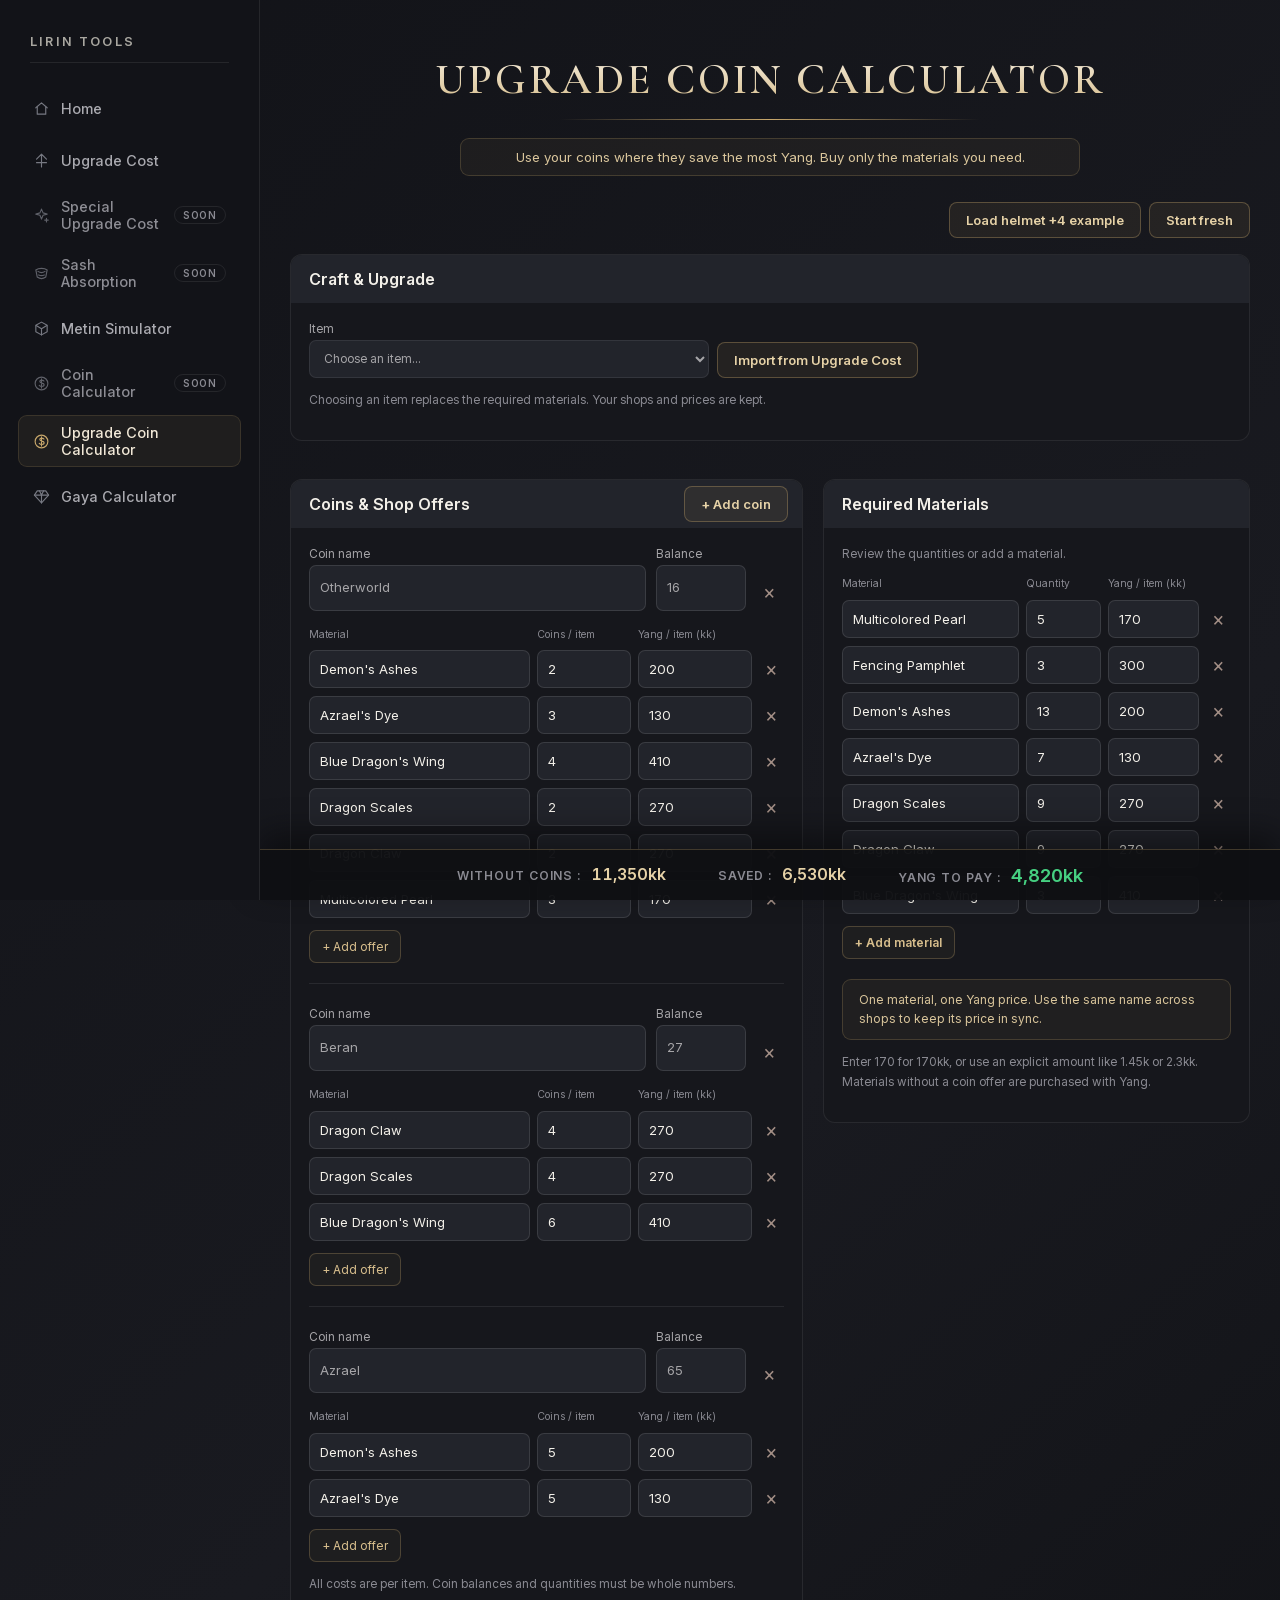
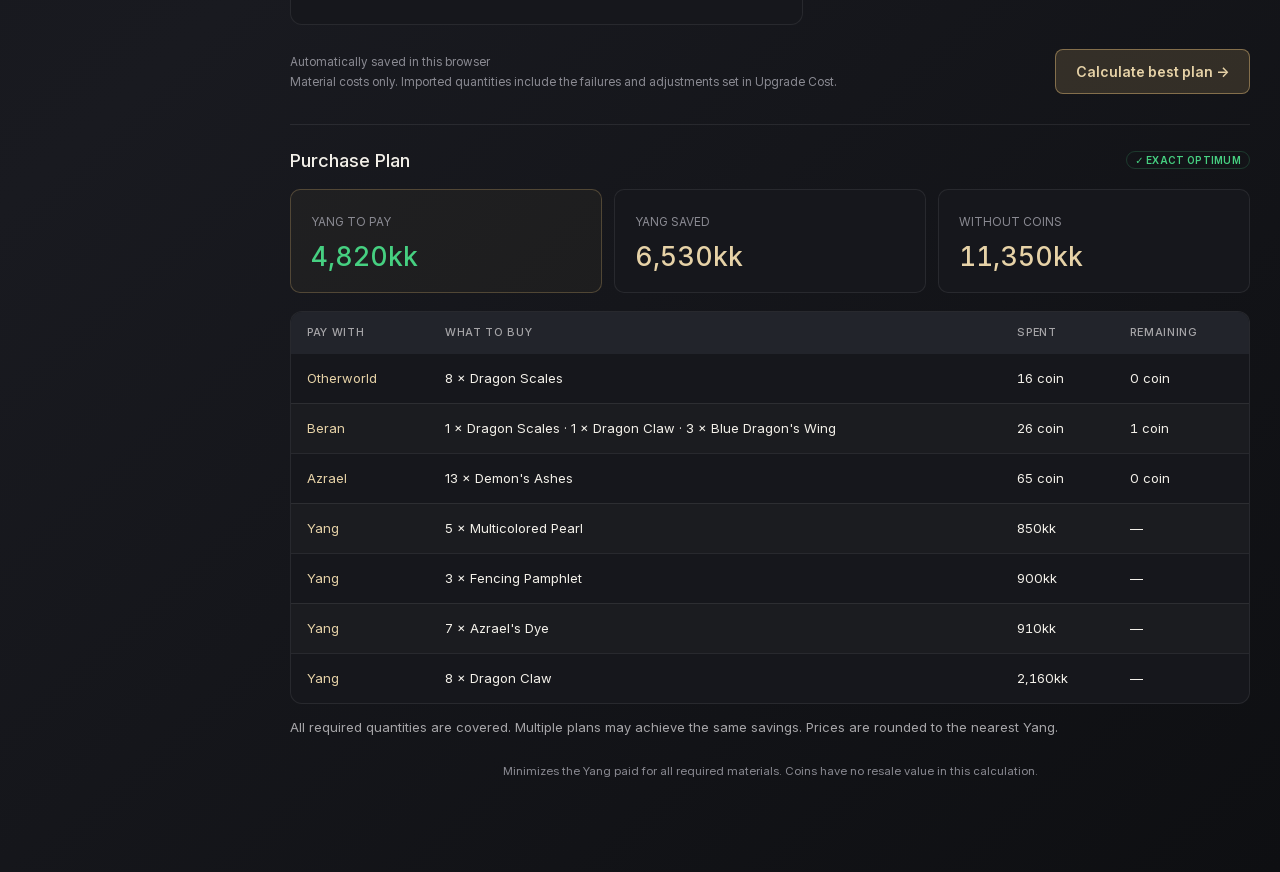
<file: upgrade-coin-calculator/index.html>
<!DOCTYPE html>
<html lang="en">
<head>
<meta charset="UTF-8">
<meta name="viewport" content="width=device-width, initial-scale=1.0">
<title>Upgrade Coin Calculator — LIRIN</title>
<meta name="description" content="Plan coin-shop purchases for your upgrades and minimize the Yang you pay.">
<meta property="og:type" content="website">
<meta property="og:title" content="Upgrade Coin Calculator — LIRIN">
<meta property="og:description" content="Plan coin-shop purchases for your upgrades and minimize the Yang you pay.">
<meta name="twitter:card" content="summary">
<meta name="theme-color" content="#0f1013">
<link rel="icon" href="/favicon.svg" type="image/svg+xml">
<link rel="preload" href="/fonts/inter-400.woff" as="font" type="font/woff" crossorigin>
<link rel="preload" href="/fonts/inter-500.woff" as="font" type="font/woff" crossorigin>
<link rel="preload" href="/fonts/inter-600.woff" as="font" type="font/woff" crossorigin>
<link rel="preload" href="/fonts/cormorant-600.woff" as="font" type="font/woff" crossorigin>
<link rel="stylesheet" href="/common.css">
<link rel="stylesheet" href="/upgrade-coin-calculator/calculator.css">
</head><body><div class="app-root"><nav id="sidebar"></nav><script src="/app.js"></script>
<main class="main uc"><div class="inner">
<h1>UPGRADE COIN CALCULATOR</h1><div class="line"></div>
<p class="note">Use your coins where they save the most Yang. Buy only the materials you need.</p>
<div class="toolbar"><button class="btn ghost" id="example">Load helmet +4 example</button><button class="btn ghost" id="clear">Start fresh</button></div>
<section class="panel recipe"><h2>Craft &amp; Upgrade</h2><div class="pbody">
<div class="pickers"><label>Item<select id="item"></select></label>
<label id="target-label" hidden>Craft through<select id="target" aria-label="Include craft through level"></select></label>
<button class="btn ghost" id="import">Import from Upgrade Cost</button></div>
<div id="steps" role="group" aria-label="Included steps"></div>
<p id="recipe-note" class="tiny">Choosing an item replaces the required materials. Your shops and prices are kept.</p>
</div></section>
<div class="layout"><section class="panel"><div class="sectionhead"><h2>Coins & Shop Offers</h2><button class="btn" id="addcoin">+ Add coin</button></div><div class="pbody"><div id="coins"></div><p class="tiny">All costs are per item. Coin balances and quantities must be whole numbers.</p></div></section>
<section class="panel"><h2>Required Materials</h2><div class="pbody"><p class="tiny">Review the quantities or add a material.</p><div class="need colheads"><span>Material</span><span>Quantity</span><span>Yang / item (kk)</span><span></span></div><div id="needs" class="rows"></div><button class="btn add ghost" id="addneed">+ Add material</button><p class="note smallnote">One material, one Yang price. Use the same name across shops to keep its price in sync.</p><p class="tiny">Enter 170 for 170kk, or use an explicit amount like 1.45k or 2.3kk. Materials without a coin offer are purchased with Yang.</p></div></section></div>
<div class="actions"><div><span id="save" class="tiny">Automatically saved in this browser</span><div class="tiny">Material costs only. Imported quantities include the failures and adjustments set in Upgrade Cost.</div></div><button class="btn primary" id="calculate">Calculate best plan →</button></div>
<section id="result" class="result" aria-live="polite"></section><p class="footer">Minimizes the Yang paid for all required materials. Coins have no resale value in this calculation.</p></div>
<div class="summary"><div><span>Without coins :</span><b id="total-summary">—</b></div><div><span>Saved :</span><b id="saved-summary">—</b></div><div class="tot"><span>Yang to pay :</span><b id="pay-summary">—</b></div></div>
</main></div><datalist id="materials"></datalist><script src="/upgrade-cost/data.js" defer></script><script src="/upgrade-cost/recipe.js" defer></script><script src="/upgrade-coin-calculator/calculator.js" defer></script></body></html>
</file>
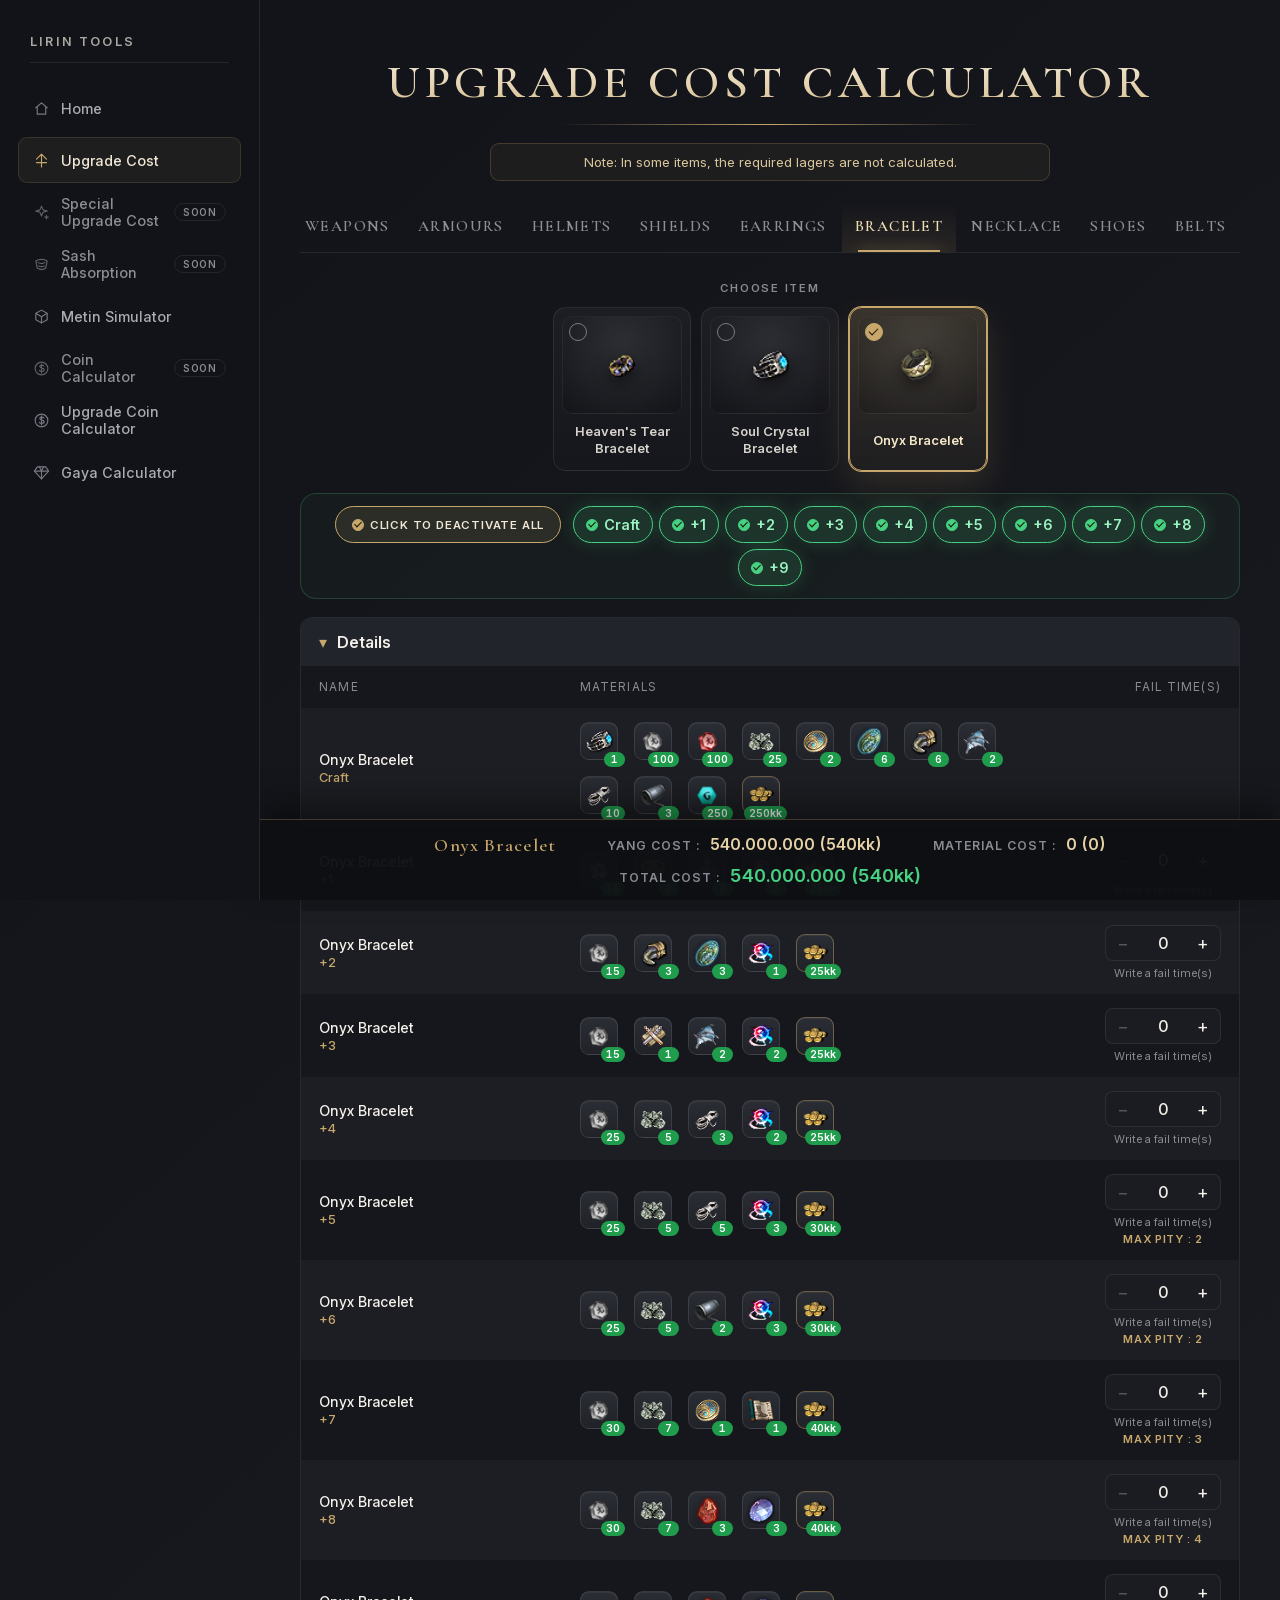
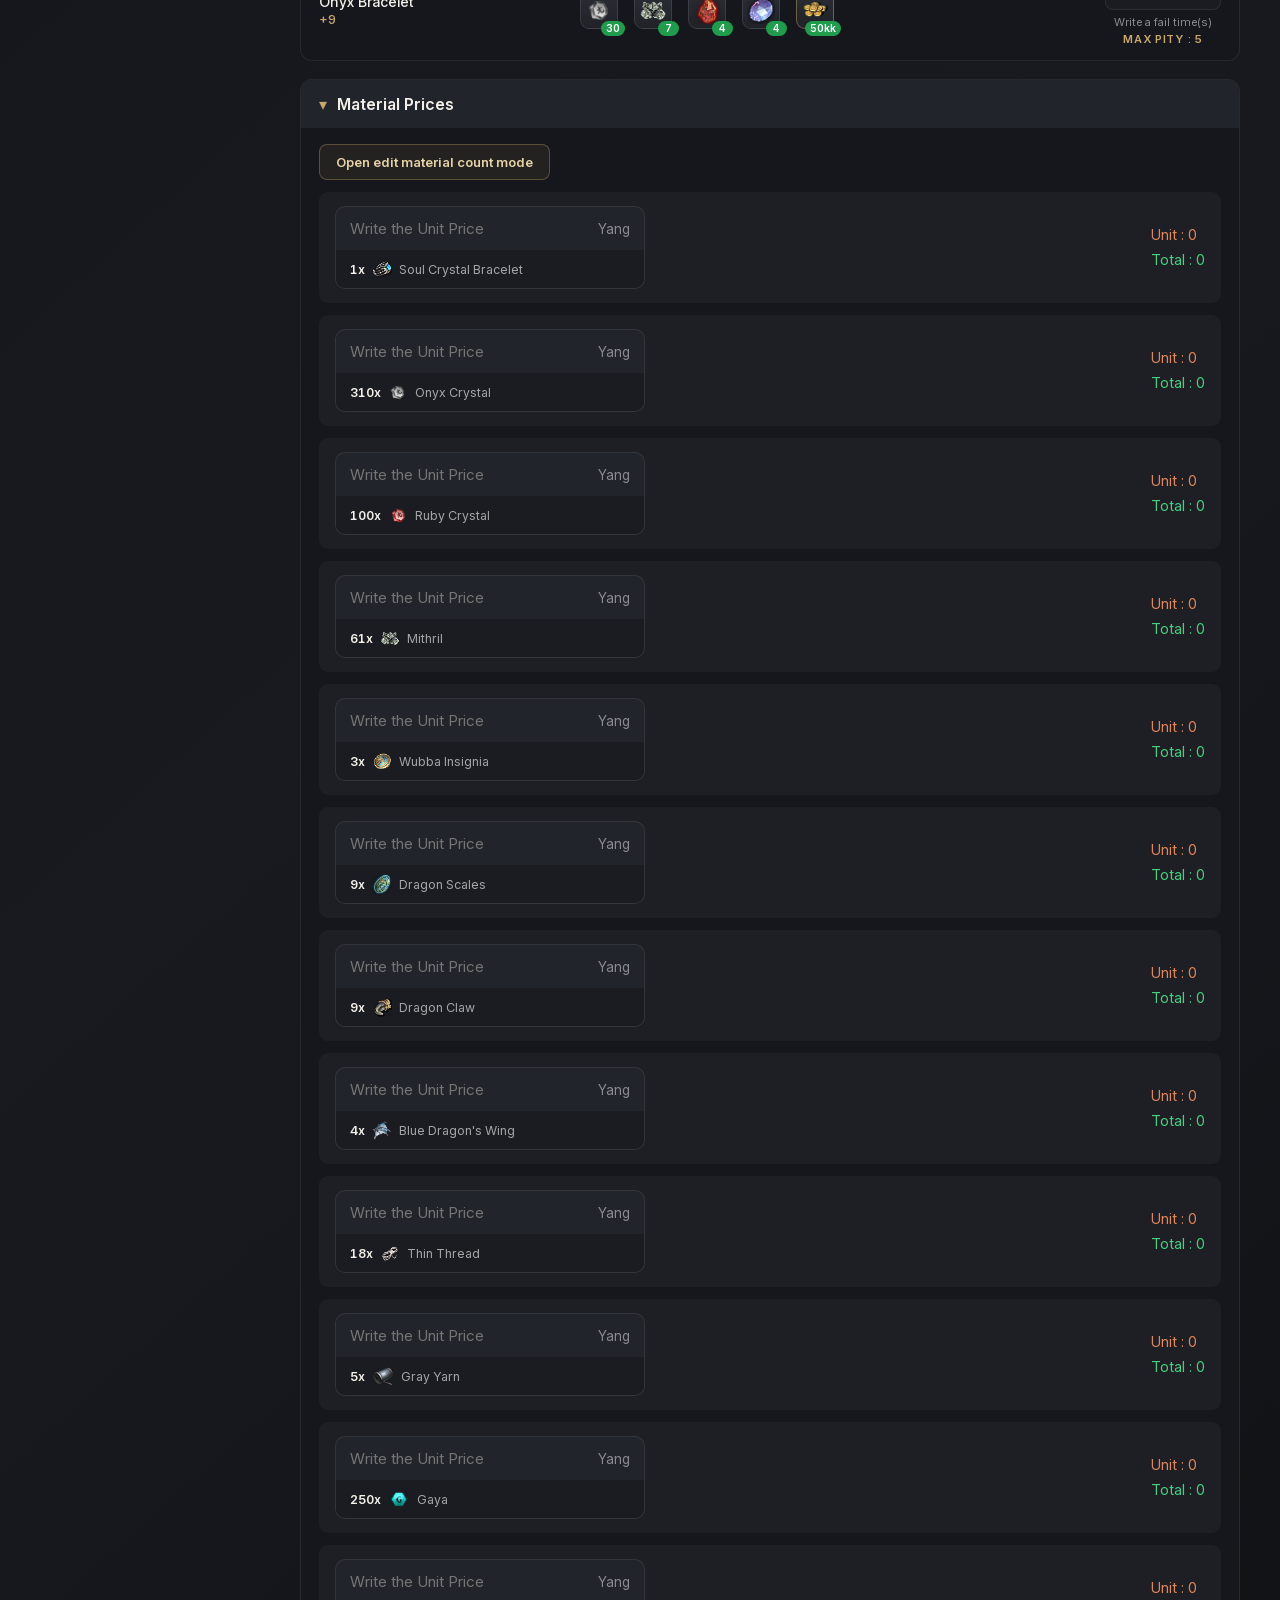
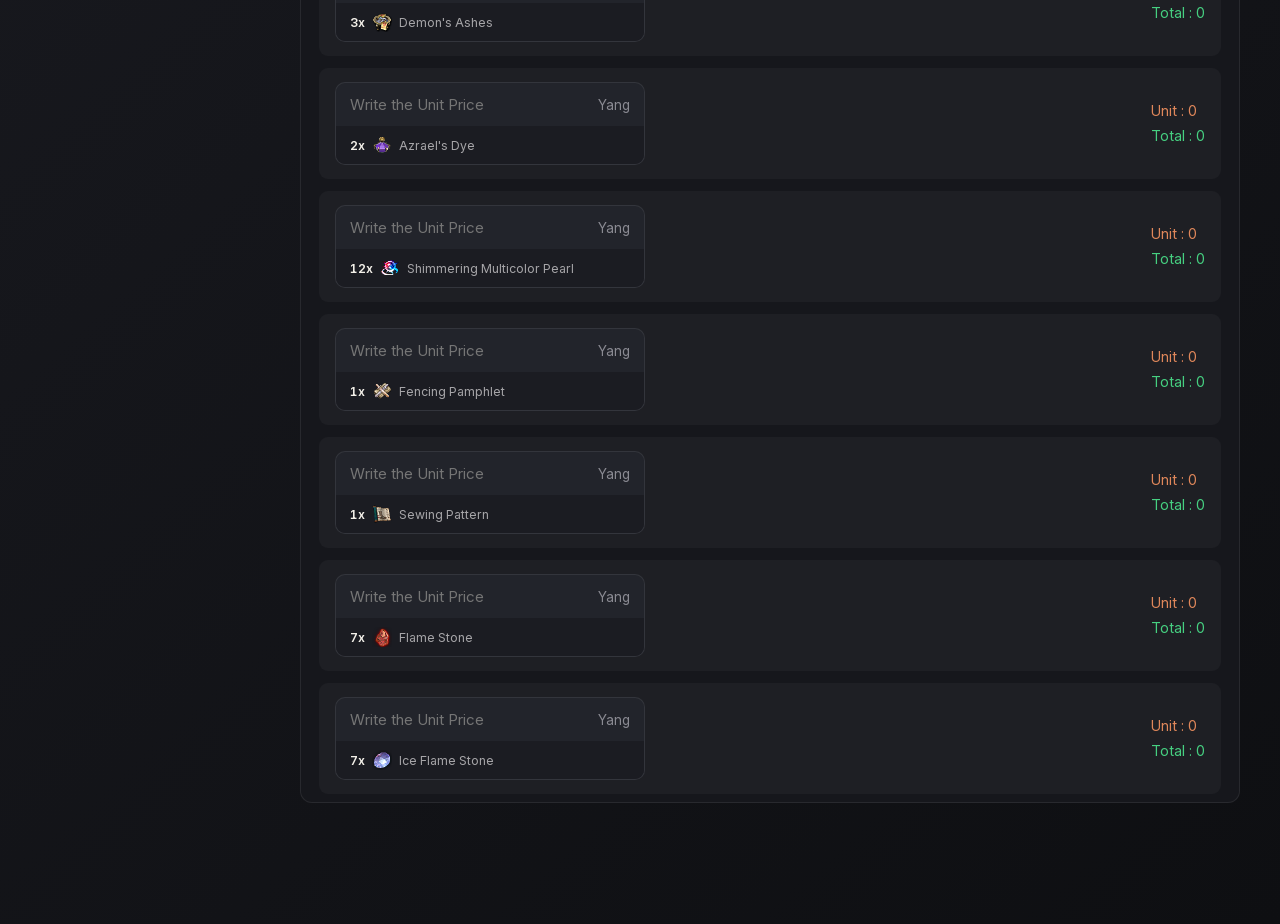
<file: upgrade-cost/index.html>
<!DOCTYPE html>
<html lang="en">
<head>
<meta charset="UTF-8">
<meta name="viewport" content="width=device-width, initial-scale=1.0">
<title>Upgrade Cost Calculator — LIRIN</title>
<meta name="description" content="Pick an item, toggle the upgrade steps you need and see the exact materials and total cost.">
<meta property="og:type" content="website">
<meta property="og:title" content="Upgrade Cost Calculator — LIRIN">
<meta property="og:description" content="Pick an item, toggle the upgrade steps you need and see the exact materials and total cost.">
<meta name="twitter:card" content="summary">
<meta name="theme-color" content="#0f1013">
<link rel="icon" href="/favicon.svg" type="image/svg+xml">
<link rel="preload" href="/fonts/inter-400.woff" as="font" type="font/woff" crossorigin>
<link rel="preload" href="/fonts/inter-500.woff" as="font" type="font/woff" crossorigin>
<link rel="preload" href="/fonts/inter-600.woff" as="font" type="font/woff" crossorigin>
<link rel="preload" href="/fonts/cormorant-600.woff" as="font" type="font/woff" crossorigin>
<link rel="stylesheet" href="/common.css">
<script defer src="data.js"></script>
<style>
.note{max-width:560px}
.empty{width:100%;margin:14px 0;text-align:center;color:var(--dim);font-size:.9rem}
.lbl{margin:0 0 12px;color:var(--dim);font-size:.7rem;font-weight:600;letter-spacing:.16em;text-align:center;text-transform:uppercase}
.mat b,.tr b{font-variant-numeric:tabular-nums}

/* categories: one row, scrolls instead of wrapping */
.tabs{display:flex;justify-content:center;justify-content:safe center;gap:2px;margin-bottom:28px;overflow-x:auto;border-bottom:1px solid var(--line);scrollbar-width:none}
.tabs::-webkit-scrollbar{display:none}
.tab{position:relative;flex:none;padding:14px 13px 16px;border:0;background:none;color:#8f8e94;font-family:var(--serif);font-size:.98rem;font-weight:600;letter-spacing:.09em;cursor:pointer;transition:color .2s,background .2s}
.tab::after{content:"";position:absolute;left:14%;right:14%;bottom:0;height:2px;background:var(--gold);box-shadow:0 0 14px rgba(199,167,107,.75);transform:scaleX(0);transition:transform .28s cubic-bezier(.2,.8,.2,1)}
.tab:hover{color:#e9e2d2}.tab:hover::after{transform:scaleX(.45)}
.tab.on{color:#f1dfb4;background:linear-gradient(180deg,transparent,rgba(199,167,107,.11))}.tab.on::after{transform:scaleX(1)}

/* item tiles: the picture height follows the inventory slots (--s) */
.tiles{display:grid;grid-template-columns:repeat(auto-fit,minmax(112px,138px));justify-content:center;gap:10px;margin-bottom:22px}
.tile{position:relative;display:flex;flex-direction:column;align-items:center;gap:9px;padding:8px 8px 13px;border:1px solid var(--line);border-radius:13px;background:linear-gradient(180deg,#1d1e24,#16171c);color:#d6d3cc;font-size:.82rem;font-weight:600;line-height:1.3;text-align:center;cursor:pointer;transition:transform .2s,border-color .2s,background .2s,box-shadow .2s}
.tile:hover{transform:translateY(-3px);border-color:rgba(199,167,107,.45)}
.tile.on{border-color:var(--gold);color:#f6e9c9;background:linear-gradient(180deg,rgba(199,167,107,.2),rgba(199,167,107,.05));box-shadow:0 0 0 1px var(--gold),0 14px 34px rgba(199,167,107,.16)}
.pic{--u:38px;position:relative;display:grid;place-items:center;width:100%;height:calc(var(--u)*2 + 22px);border:1px solid rgba(255,255,255,.05);border-radius:10px;background:radial-gradient(circle at 50% 30%,rgba(255,255,255,.08),rgba(0,0,0,.2))}
.pic img{height:calc(var(--u)*var(--s,1));width:auto;max-width:84%;object-fit:contain;filter:drop-shadow(0 6px 8px rgba(0,0,0,.55));transition:transform .25s,opacity .15s}
.tn{display:flex;align-items:center;justify-content:center;min-height:2.6em}
.pic.sq img{width:var(--u);height:var(--u);max-width:none}
.tile:hover .pic img{transform:scale(1.08)}
.ph{position:absolute;font-family:var(--serif);font-size:2rem;color:#5d5a52}
/* initials only show when the picture is really missing; images fade in only if they were not ready yet */
.ph,.mat>i{display:none}.no>.ph,.mat.no>i{display:block}
.pic img:not(.ok),.mg:not(.ok),.pn img:not(.ok){opacity:0}
.rc{position:relative;width:15px;height:15px;flex:none;border-radius:50%;border:1.5px solid #7a7c84}
.tile .rc{position:absolute;top:15px;left:15px;width:18px;height:18px;z-index:1}
.on>.rc{background:var(--gold);border-color:var(--gold)}
.on>.rc::after{content:"";position:absolute;left:4px;top:1px;width:3px;height:7px;border:solid #1b1405;border-width:0 1.6px 1.6px 0;transform:rotate(45deg)}
.tile .rc::after{left:5px;top:2px;width:4px;height:8px}

/* steps */
.steps{display:flex;flex-wrap:wrap;justify-content:center;gap:6px;margin-bottom:6px;padding:12px 14px;border:1px solid rgba(70,208,129,.22);border-radius:16px;background:rgba(70,208,129,.04)}
@media(min-width:1340px){.steps{flex-wrap:nowrap}}
.sp{display:inline-flex;flex:none;align-items:center;gap:6px;padding:9px 12px;border:1.5px solid rgba(255,255,255,.16);border-radius:999px;background:#14151a;color:#b9b8bd;font-size:.9rem;font-weight:700;cursor:pointer;transition:border-color .18s,background .18s,color .18s,box-shadow .18s}
.sp .rc{width:12px;height:12px}.sp .rc::after{left:3px;top:0;width:3px;height:6px}
.sp:hover{border-color:rgba(70,208,129,.55);color:#fff}
.sp.on{border-color:var(--green);background:rgba(70,208,129,.13);color:#9af3c0;box-shadow:0 0 16px rgba(70,208,129,.2)}
.sp.on>.rc{background:var(--green);border-color:var(--green)}
.sp.all{margin-right:6px;padding:9px 16px;border-style:dashed;border-color:rgba(199,167,107,.55);color:#e6d2a7;font-size:.72rem;letter-spacing:.07em;text-transform:uppercase}
.sp.all.on{border-style:solid;border-color:var(--gold);background:rgba(199,167,107,.12);color:#f1e8d7;box-shadow:none}
.sp.all.on>.rc{background:var(--gold);border-color:var(--gold)}

/* panels */
summary{display:flex;align-items:center;gap:10px;padding:14px 18px;background:#22242b;font-weight:600;cursor:pointer;list-style:none;transition:background .18s}
summary::-webkit-details-marker{display:none}
summary:hover{background:#2a2c34}
summary::before{content:"▾";color:var(--gold);transition:transform .18s}
details:not([open]) summary::before,details[data-st=closed] summary::before{transform:rotate(-90deg)}
.dc{overflow:hidden}
.tr{display:grid;grid-template-columns:minmax(120px,1.1fr) 2fr minmax(130px,.8fr);gap:14px;align-items:center;padding:14px 18px}
#rows .tr:nth-child(odd){background:rgba(255,255,255,.03)}
.tr.th{background:none!important;color:var(--dim);font-size:.74rem;letter-spacing:.1em;text-transform:uppercase}
.tr.off{opacity:.32}
.nm{font-size:.88rem;font-weight:500}.nm small{display:block;margin-top:2px;color:var(--gold);font-size:.8rem}
.mats{display:flex;flex-wrap:wrap;align-items:center;gap:16px}
.mat{--u:38px;position:relative;display:inline-grid;place-items:center;width:var(--u);height:calc(var(--u)*var(--s,1));border:1px solid rgba(255,255,255,.1);border-radius:9px;background:linear-gradient(180deg,#2b2d35,#202228);box-shadow:inset 0 1px 0 rgba(255,255,255,.05);color:#d6bd8c;font-size:.74rem;font-weight:600}
.mat.y{border-color:rgba(199,167,107,.45)}.mat i{font-style:normal}
.mg{position:absolute;inset:4px;width:calc(100% - 8px);height:calc(100% - 8px);object-fit:contain;transition:opacity .15s}
.mat b{position:absolute;right:-8px;bottom:-8px;min-width:21px;padding:1px 5px;border-radius:10px;background:#1f9d4c;color:#fff;font-size:.66rem;font-weight:600;text-align:center}
.fl{justify-self:end;text-align:center}.fl small{display:block;margin-top:5px;color:var(--dim);font-size:.7rem}
.fl small.mx{margin-top:3px;color:var(--gold);font-weight:600;letter-spacing:.06em}
.fail{display:inline-flex;align-items:center;border:1px solid var(--line);border-radius:8px;background:#1b1c22}
.fail:focus-within{border-color:rgba(199,167,107,.55)}
.fail button{width:34px;height:34px;border:0;background:none;font-size:1.1rem;cursor:pointer}.fail button:not(:disabled):hover{color:var(--gold)}
.fail button:disabled{opacity:.28;cursor:not-allowed}
.fail input{width:46px;height:34px;padding:0;border:0;background:none;text-align:center;font-weight:500}
.fail input:focus-visible{outline:0}
.pbody{padding:16px 18px 8px}
.qe{display:flex;align-items:center;margin:0 8px 8px;border:1px solid var(--line);border-radius:8px;background:#1b1c22}
.qe button{width:42px;height:36px;border:0;background:none;font-size:1.15rem;cursor:pointer}.qe button:hover{color:var(--gold)}
.qe input{flex:1;min-width:0;padding:6px;text-align:center;font-weight:600}
.pn{gap:7px;font-size:.78rem}.pn img{width:auto;max-width:40px;height:calc(12px + 8px*var(--s,1));object-fit:contain;transition:opacity .15s}

.summary .who b{color:var(--gold);font-family:var(--serif);font-size:1.15rem;letter-spacing:.06em}

@media(max-width:700px){
  .tr{grid-template-columns:1fr}.tr.th{display:none}.fl{justify-self:start}
}
@media(prefers-reduced-motion:reduce){*,*::before,*::after{transition:none!important;animation:none!important}.tile:hover{transform:none}.tile:hover .pic img{transform:none}}
</style>
</head>
<body>
<div class="app-root">
  <nav id="sidebar"></nav>
  <script src="/app.js"></script>
  <main class="main">
    <div class="inner">
      <h1>UPGRADE COST CALCULATOR</h1><div class="line"></div>
      <p class="note">Note: In some items, the required lagers are not calculated.</p>
      <div class="tabs" id="tabs"></div>
      <div class="lbl">Choose item</div>
      <div id="items"></div>
      <div class="steps" id="steps"></div>
      <details class="panel" data-p="d" open><summary>Details</summary><div class="dc">
        <div class="tr th"><span>Name</span><span>Materials</span><span class="fl">Fail Time(s)</span></div>
        <div id="rows"></div>
      </div></details>
      <details class="panel" data-p="p" open><summary>Material Prices</summary><div class="dc"><div class="pbody">
        <div class="btns"><button class="btn" data-a="edit" id="editBtn"></button><button class="btn" data-a="resetadj" id="adjBtn" hidden>Reset adjustments</button></div>
        <div id="prices"></div>
      </div></div></details>
    </div>
    <div class="summary">
      <div class="who"><b id="s-i"></b></div>
      <div><span>Yang Cost :</span><b id="s-l">0 (0)</b></div>
      <div><span>Material Cost :</span><b id="s-m">0 (0)</b></div>
      <div class="tot"><span>Total Cost :</span><b id="s-t">0 (0)</b></div>
    </div>
    <div class="sr" id="live" aria-live="polite"></div>
  </main>
</div>
<script>
/* data.js is started from <head> (defer), so it is ready before DOMContentLoaded. */
const dataOk=()=>typeof ITEMS!=='undefined'&&typeof CATS!=='undefined'&&typeof MAT!=='undefined';
document.addEventListener('DOMContentLoaded',()=>{
  if(dataOk())return main();
  document.querySelector('.inner').insertAdjacentHTML('beforeend','<p class="empty">data.js not found (or incomplete: ITEMS, CATS and MAT are required)</p>');
});

function main(){
/* ===== helpers ===== */
const BY=new Map(ITEMS.map(x=>[x.n,x]));
const STEPS=[0,1,2,3,4,5,6,7,8,9];
const REDUCE=matchMedia('(prefers-reduced-motion: reduce)');
const esc=s=>String(s).replace(/[&<>"]/g,c=>({'&':'&amp;','<':'&lt;','>':'&gt;','"':'&quot;'}[c]));
const matName=id=>MAT[id]||String(id);                 // unknown material ids never crash the page
const isObj=o=>!!o&&typeof o==='object'&&!Array.isArray(o);
const num=v=>typeof v==='number'&&Number.isFinite(v);
const toInt=v=>(typeof v==='number'||(typeof v==='string'&&v.trim()!==''))&&Number.isInteger(+v)?+v:null;
const label=i=>i?'+'+i:'Craft';
const firstOf=c=>(ITEMS.find(x=>x.c===c)||{}).n||null;

/* pictures: warm(), pic(), miss(), imgErr() ... come from /app.js */
/* inventory slots (height) per category: weapons 3, armours 2, everything else 1. One item can override it with s:2 in data.js */
const SLOTS=[3,2,1,1,1,1,1,1,1];
const SQUARE=[7,8];   // categories whose card picture is forced into the same square frame as Necklace (7 = SHOES, 8 = BELTS)
const slotsOf=x=>x.s||SLOTS[x.c]||1;
const matSlots=id=>{const x=BY.get(MAT[id]);return x?slotsOf(x):1};

/* ===== state (saved in the browser, writes are batched) =====
   off   = steps switched off, kept per item      fails = fail counters per item+step
   price = unit price per material (shared)       adj   = quantity adjustment per item+material (edit mode) */
const KEY='lirinUpgradeV2';
const def=()=>({cat:5,item:'Onyx Bracelet',off:{},fails:{},price:{},adj:{},edit:false,o:{d:1,p:1}});
function load(){
  const s=def();
  try{
    const r=JSON.parse(localStorage.getItem(KEY));
    if(isObj(r)){                                                        // every field is checked on its own
      const c=toInt(r.cat);if(c!==null)s.cat=c;
      if(typeof r.item==='string')s.item=r.item;
      if(isObj(r.off))for(const k in r.off)if(BY.has(k)&&isObj(r.off[k])){s.off[k]={};for(const i in r.off[k])if(r.off[k][i])s.off[k][i]=1}
      if(isObj(r.fails))for(const k in r.fails)if(BY.has(k.split('|')[0])&&num(r.fails[k])&&r.fails[k]>=0&&r.fails[k]<=99)s.fails[k]=Math.floor(r.fails[k]);
      if(isObj(r.adj))for(const k in r.adj)if(BY.has(k.split('|')[0])&&num(r.adj[k])&&r.adj[k])s.adj[k]=Math.round(r.adj[k]);
      if(isObj(r.price))for(const k in r.price)if(MAT[k]&&num(r.price[k])&&r.price[k]>=0)s.price[k]=r.price[k];
      s.edit=!!r.edit;
      if(isObj(r.o)){s.o.d=r.o.d?1:0;s.o.p=r.o.p?1:0}
    }
  }catch(e){}
  if(!CATS[s.cat])s.cat=def().cat;
  if(!BY.has(s.item)||BY.get(s.item).c!==s.cat)s.item=firstOf(s.cat);
  return s;
}
let S=load();
const{save}=persist(KEY,()=>S);
const cur=()=>BY.get(S.item);
const isOff=(it,i)=>!!(it&&S.off[it.n]&&S.off[it.n][i]);

/* ===== calculation (always for the selected item only) ===== */
function stepInfo(it,i){
  const raw=it&&Array.isArray(it.steps)&&it.steps[i];if(!raw)return null;
  const m=[];for(let j=1;j<raw.length;j+=2)m.push([raw[j],raw[j+1]]);
  return{m,y:raw[0]||0};
}
const act=it=>STEPS.filter(i=>stepInfo(it,i));                     // only the steps this item really has
const pity=(it,i)=>(it.fails&&it.fails[i])||0;                     // 0 = no pity set for this step
const maxFails=(it,i)=>i>0?pity(it,i)||99:undefined;   // undefined = Craft can't fail; steps without pity accept 0-99
const failsOf=(it,i)=>Math.min(S.fails[it.n+'|'+i]||0,maxFails(it,i)||0);
function calc(){
  const R={c:{},q:{},yang:0,mat:0},it=cur();
  if(it){
    for(const i of act(it)){
      const s=stepInfo(it,i);if(isOff(it,i))continue;
      const a=1+failsOf(it,i);R.yang+=s.y*a;
      for(const[id,n]of s.m)R.c[id]=(R.c[id]||0)+n*a;
    }
    for(const id in R.c){R.q[id]=Math.max(0,R.c[id]+(S.adj[it.n+'|'+id]||0));R.mat+=R.q[id]*(S.price[id]||0)}
  }
  R.total=R.yang+R.mat;return R;
}
/* screen readers hear the total once, shortly after you stop clicking, not after every key */
const announce=deb(()=>{if(!USED)return;$('live').textContent='Total cost '+money(calc().total)},700);
function paint(R=calc()){
  const it=cur();
  $('s-i').textContent=it?it.n:'';
  $('s-l').textContent=money(R.yang);$('s-m').textContent=money(R.mat);$('s-t').textContent=money(R.total);
  for(const id in R.q){
    const p=S.price[id]||0,q=R.q[id],u=$('u-'+id),n=$('n-'+id),qi=$('q-'+id);
    if(u){u.textContent=fmt(p);$('t-'+id).textContent=fmt(q*p)}
    if(n)n.textContent=q+'x';
    if(qi&&document.activeElement!==qi)qi.value=q;
  }
  announce();
}
const paintD=deb(()=>paint(),100);
/* a fail counter changed: update only that row's numbers and buttons (pictures are not redrawn) */
function syncRow(i){
  const it=cur(),r=$('r'+i);if(!it||!r)return;
  const f=failsOf(it,i),mf=maxFails(it,i),a=1+f,inp=r.querySelector('.fv');
  r.querySelectorAll('b[data-n]').forEach(b=>{const v=+b.dataset.n*a;b.textContent=b.hasAttribute('data-y')?fmt(v):v});
  r.querySelector('[data-a="fm"]').disabled=f<=0;r.querySelector('[data-a="fp"]').disabled=f>=mf;
  if(document.activeElement!==inp)inp.value=f;
}
/* a step was switched on/off: only classes change, nothing is rebuilt */
function syncSteps(){
  const it=cur(),A=act(it),allOn=A.length>0&&A.every(i=>!isOff(it,i));
  document.querySelectorAll('.sp[data-a="st"]').forEach(b=>{const on=!isOff(it,+b.dataset.v);b.classList.toggle('on',on);b.setAttribute('aria-pressed',on)});
  const al=document.querySelector('.sp.all');
  if(al){al.classList.toggle('on',allOn);al.lastElementChild.textContent=allOn?'Click to Deactivate All':'Click to Activate All'}
  A.forEach(i=>{const r=$('r'+i);if(r)r.classList.toggle('off',isOff(it,i))});
}
/* another item was picked: just move the highlight */
function syncTiles(){
  document.querySelectorAll('.tile').forEach(t=>{const on=t.dataset.v===S.item;t.classList.toggle('on',on);t.setAttribute('aria-pressed',on)});
}

/* ===== rendering: each part is drawn on its own, so a click only redraws what changed ===== */
const P={
  tabs:()=>CATS.map((c,i)=>`<button class="tab${i===S.cat?' on':''}" data-a="cat" data-v="${i}" aria-pressed="${i===S.cat}">${c}</button>`).join(''),
  items:()=>{
    const L=ITEMS.filter(x=>x.c===S.cat);
    return L.length?`<div class="tiles">${L.map(x=>`<button class="tile${x.n===S.item?' on':''}" data-a="item" data-v="${esc(x.n)}" aria-pressed="${x.n===S.item}"><i class="rc"></i><span class="pic${miss(x.n)}${SQUARE.includes(x.c)?' sq':''}" style="--s:${Math.min(slotsOf(x),2)}"><span class="ph">${ini(x.n)}</span>${pic(x.n,'')}</span><span class="tn">${esc(x.n)}</span></button>`).join('')}</div>`:'<p class="empty">No items in this category yet.</p>';
  },
  steps:()=>{
    const it=cur(),A=act(it);
    if(!A.length)return'';
    const allOn=A.every(i=>!isOff(it,i));
    return`<button class="sp all${allOn?' on':''}" data-a="all"><i class="rc"></i><span>${allOn?'Click to Deactivate All':'Click to Activate All'}</span></button>`+A.map(i=>`<button class="sp${isOff(it,i)?'':' on'}" data-a="st" data-v="${i}" aria-pressed="${!isOff(it,i)}"><i class="rc"></i>${label(i)}</button>`).join('');
  },
  rows:()=>{
    const it=cur(),A=act(it);
    if(!it||!A.length)return'<p class="empty">No upgrade data for this item yet.</p>';
    return A.map(i=>{
      const s=stepInfo(it,i),mf=maxFails(it,i),f=failsOf(it,i),a=1+f;      // counts shown = per attempt x attempts
      const body=s.m.map(([id,n])=>`<span class="mat${miss(matName(id))}" style="--s:${matSlots(id)}" title="${esc(matName(id))}"><i>${ini(matName(id))}</i>${pic(matName(id),'mg')}${n>0?`<b data-n="${n}">${n*a}</b>`:''}</span>`).join('')
        +(s.y>0?`<span class="mat y${miss('Yang')}" title="Yang"><i>Y</i>${pic('Yang','mg')}<b data-n="${s.y}" data-y>${fmt(s.y*a)}</b></span>`:'');
      const fail=mf!==undefined?`<div class="fail"><button data-a="fm" data-v="${i}" aria-label="Fewer fails for ${label(i)}"${f<=0?' disabled':''}>−</button><input class="fv" data-f="${i}" inputmode="numeric" maxlength="2" value="${f}" aria-label="Fail times for ${label(i)}"><button data-a="fp" data-v="${i}" aria-label="More fails for ${label(i)}"${f>=mf?' disabled':''}>+</button></div><small>Write a fail time(s)</small>${pity(it,i)?`<small class="mx">MAX PITY : ${pity(it,i)}</small>`:''}`:'';
      return`<div class="tr${isOff(it,i)?' off':''}" id="r${i}"><span class="nm">${esc(it.n)}<small>${label(i)}</small></span><span class="mats">${body}</span><span class="fl">${fail}</span></div>`;
    }).join('');
  },
  prices:R=>{
    const ids=Object.keys(R.c);
    return ids.length?ids.map(id=>{
      const p=S.price[id]||0;
      return`<div class="prow"><div class="pin"><label><input data-pr="${esc(id)}" inputmode="text" placeholder="Write the Unit Price" value="${p?fmt(p,6):''}" aria-label="Unit price of ${esc(matName(id))}"><em>Yang</em></label><div class="er" hidden>Format: 1450, 1.45k, 2.3kk</div>`
        +(S.edit?`<div class="qe"><button data-a="qm" data-v="${esc(id)}" aria-label="Less">−</button><input id="q-${esc(id)}" data-q="${esc(id)}" inputmode="numeric" value="${R.q[id]}" aria-label="Quantity of ${esc(matName(id))}"><button data-a="qp" data-v="${esc(id)}" aria-label="More">+</button></div>`:'')
        +`<div class="pn" style="--s:${matSlots(id)}">${S.edit?'':`<span class="qn" id="n-${esc(id)}"></span>`}${pic(matName(id),'')}<span>${esc(matName(id))}</span></div></div>
      <div class="pv"><div class="u">Unit : <span id="u-${esc(id)}"></span></div><div class="t">Total : <span id="t-${esc(id)}"></span></div></div></div>`;
    }).join(''):'<p class="empty">No materials for the selected steps.</p>';
  }
};
function draw(...parts){
  const a=document.activeElement,d=a&&a.dataset,
        keep=d&&d.a?`[data-a="${d.a}"]`+(d.v!==undefined?`[data-v="${CSS.escape(d.v)}"]`:''):null,R=calc();
  for(const k of parts)$(k).innerHTML=P[k](R);
  $('editBtn').textContent=(S.edit?'Close':'Open')+' edit material count mode';
  $('adjBtn').hidden=!S.edit;
  paint(R);
  if(parts.includes('tabs')){const t=document.querySelector('.tab.on');if(t)t.scrollIntoView({inline:'center',block:'nearest'})}   // phones: the chosen category is always visible
  if(keep){const f=document.querySelector(keep);if(f&&f!==a)f.focus({preventScroll:true})}
}

/* ===== events ===== */
document.addEventListener('click',e=>{
  const sm=e.target.closest('summary');
  if(sm){e.preventDefault();return togglePanel(sm.parentElement)}
  const el=e.target.closest('[data-a]');if(!el||el.disabled)return;
  const a=el.dataset.a,v=el.dataset.v,it=cur(),k=it&&it.n+'|'+v;
  switch(a){
    case'cat':S.cat=+v;S.item=firstOf(S.cat);draw('tabs','items','steps','rows','prices');break;
    case'item':S.item=v;syncTiles();draw('steps','rows','prices');break;
    case'all':if(it){const A=act(it);S.off[it.n]=A.every(i=>!isOff(it,i))?Object.fromEntries(A.map(i=>[i,1])):{};syncSteps();draw('prices')}break;
    case'st':if(it){const o=S.off[it.n]||(S.off[it.n]={});if(o[v])delete o[v];else o[v]=1;syncSteps();draw('prices')}break;
    case'fm':case'fp':if(it){S.fails[k]=Math.max(0,Math.min(maxFails(it,+v)||0,failsOf(it,+v)+(a==='fp'?1:-1)));syncRow(+v);paint()}break;
    case'edit':S.edit=!S.edit;draw('prices');break;
    case'resetadj':if(it){for(const key in S.adj)if(key.startsWith(it.n+'|'))delete S.adj[key];draw('prices')}break;
    case'qm':case'qp':if(it){const R=calc(),d=Math.max(0,(R.q[v]||0)+(a==='qp'?1:-1))-(R.c[v]||0),key=it.n+'|'+v;if(d)S.adj[key]=d;else delete S.adj[key];paint()}break;
    default:return;
  }
  save();
});
document.addEventListener('input',e=>{          // fail times and unit prices: update live, nothing is redrawn
  const d=e.target.dataset||{},it0=cur();
  if(d.f!==undefined){                           // fail times typed by hand (0-99, or up to the pity limit)
    if(!it0)return;
    const i=+d.f,raw=e.target.value.replace(/\D/g,'').slice(0,2),v=Math.min(+raw||0,maxFails(it0,i)||0),nv=raw&&String(v)!==raw?String(v):raw;
    if(e.target.value!==nv)e.target.value=nv;
    S.fails[it0.n+'|'+i]=v;syncRow(i);paintD();save();return;
  }
  const id=d.pr;if(!id)return;
  const t=e.target.value.trim(),v=t?parseMoney(t):0;
  flagBad(e.target,v===null);
  if(v===null)return;
  S.price[id]=v;save();paintD();
});
document.addEventListener('change',e=>{         // typed quantity in edit mode / fail time field left
  if(e.target.dataset&&e.target.dataset.f!==undefined){const i0=cur();if(i0)e.target.value=failsOf(i0,+e.target.dataset.f);return}
  const id=e.target.dataset&&e.target.dataset.q,it=cur();if(!id||!it)return;
  const v=parseMoney(e.target.value),key=it.n+'|'+id;
  if(v!==null){const d=Math.round(v)-(calc().c[id]||0);if(d)S.adj[key]=d;else delete S.adj[key];save()}
  paint();e.target.value=calc().q[id];
});

/* open / close animation for the two panels (open state is remembered) */
function togglePanel(d){
  const c=d.querySelector('.dc'),opening=!d.open||d.dataset.st==='closed';
  const h0=d.open?c.offsetHeight:0,o0=d.open?+getComputedStyle(c).opacity:0;
  if(d._a)d._a.cancel();
  d.dataset.st=opening?'open':'closed';d.open=true;
  S.o[d.dataset.p]=opening?1:0;save();
  const a=c.animate({height:[h0+'px',(opening?c.scrollHeight:0)+'px'],opacity:[o0,opening?1:0]},{duration:REDUCE.matches?1:opening?320:220,easing:opening?'cubic-bezier(.2,.8,.2,1)':'cubic-bezier(.4,0,.6,1)',fill:'forwards'});
  d._a=a;
  a.onfinish=()=>{if(!opening)d.open=false;a.cancel();if(d._a===a)d._a=null};
}

/* after the first paint, load the pictures in the background when the browser is idle (current category first).
   With "data saver" on, only the current category is loaded in advance. */
{
  const saver=navigator.connection&&navigator.connection.saveData,
        lazy=window.requestIdleCallback?f=>requestIdleCallback(f,{timeout:1500}):f=>setTimeout(f,200),
        here=ITEMS.filter(x=>x.c===S.cat).map(x=>x.n),
        q=[...new Set(saver?here:[...here,...Object.values(MAT),...ITEMS.map(x=>x.n),'Yang'])],
        run=()=>{q.splice(0,12).forEach(warm);if(q.length)lazy(run)};
  lazy(run);
}

document.querySelectorAll('details[data-p]').forEach(d=>{d.open=!!S.o[d.dataset.p]});
draw('tabs','items','steps','rows','prices');
}
</script>
</body>
</html>
</file>
<file: common.css>
/* LIRIN — shared styles (included by every page: <link rel="stylesheet" href="/common.css">) */
/* fonts live on the site itself (/fonts): no Google request, no render-blocking CSS from another domain */
@font-face{font-family:"Inter";font-weight:400;font-style:normal;font-display:swap;src:url(/fonts/inter-400.woff) format("woff")}
@font-face{font-family:"Inter";font-weight:500;font-style:normal;font-display:swap;src:url(/fonts/inter-500.woff) format("woff")}
@font-face{font-family:"Inter";font-weight:600;font-style:normal;font-display:swap;src:url(/fonts/inter-600.woff) format("woff")}
@font-face{font-family:"Cormorant Garamond";font-weight:600;font-style:normal;font-display:swap;src:url(/fonts/cormorant-600.woff) format("woff")}
/* while Inter loads, Arial is stretched to Inter's size, so the layout does not move when the real font appears */
@font-face{font-family:"Inter Fallback";src:local("Arial");size-adjust:107.6%;ascent-override:90.2%;descent-override:22.5%;line-gap-override:0%}
:root{--gold:#c7a76b;--bg:#0f1013;--line:rgba(255,255,255,.08);--text:#f3f0e9;--muted:#a6a5a8;--dim:#8a8a92;--green:#46d081;--serif:"Cormorant Garamond",Georgia,"Times New Roman",serif;--sans:"Inter","Inter Fallback",ui-sans-serif,system-ui,-apple-system,"Segoe UI",sans-serif;color-scheme:dark}
*{box-sizing:border-box}
html{background:var(--bg)}
body{margin:0;background:var(--bg);color:var(--text);font-family:var(--sans);-webkit-font-smoothing:antialiased}
button,input{font:inherit;color:inherit}
button{touch-action:manipulation}
:focus-visible{outline:2px solid #d8bd83;outline-offset:3px}
.ic{fill:none;stroke:currentColor;stroke-width:1.6;stroke-linecap:round;stroke-linejoin:round}
.app-root{display:flex;min-height:100svh;background:linear-gradient(138deg,#121318,#191a20 50%,#0e0f12)}

/* sidebar (markup is generated by /app.js) */
.sidebar{position:sticky;top:0;z-index:6;flex:0 0 260px;align-self:flex-start;height:100svh;display:flex;flex-direction:column;gap:6px;padding:34px 18px;background:#121318;border-right:1px solid var(--line)}
.nav-label{margin:0 12px 16px;padding-bottom:13px;border-bottom:1px solid var(--line);color:#a9a7a0;font-size:.8rem;font-weight:600;letter-spacing:.17em;text-transform:uppercase}
.nav-item{display:flex;align-items:center;gap:11px;min-height:46px;padding:0 14px;border:1px solid transparent;border-radius:9px;color:#aaaab0;font-size:.9rem;font-weight:500;text-decoration:none;transition:color .18s,background .18s,border-color .18s}
.nav-item .ic{width:17px;height:17px;flex:none;color:#777982;transition:color .18s}
a.nav-item:hover,.nav-item.is-active{color:#f1e8d7;border-color:rgba(199,167,107,.16);background:rgba(199,167,107,.075)}
a.nav-item:hover .ic,.nav-item.is-active .ic{color:var(--gold)}
.nav-item.is-soon{color:#8d8d94;cursor:default}
.nav-item.is-soon .ic{color:#5f6169}
.badge{margin-left:auto;padding:2px 8px;border:1px solid var(--line);border-radius:20px;color:var(--dim);font-size:.62rem;font-weight:600;letter-spacing:.08em;text-transform:uppercase}

/* page shell used by the tool pages */
.main{flex:1;min-width:0;display:flex;flex-direction:column;min-height:100svh}
.inner{width:min(100%,1000px);margin:0 auto;padding:clamp(34px,6vh,60px) clamp(14px,3vw,30px) 40px}
.inner h1{margin:0;text-align:center;font-family:var(--serif);font-size:clamp(2rem,4.4vw,2.9rem);font-weight:600;letter-spacing:.1em;background:linear-gradient(180deg,#f5eddd,#d6bd8c);-webkit-background-clip:text;background-clip:text;-webkit-text-fill-color:transparent}
.line{width:min(420px,70%);height:1px;margin:14px auto 18px;background:linear-gradient(90deg,transparent,var(--gold),transparent)}

/* always-visible cost bar */
.summary{position:sticky;bottom:0;z-index:5;margin-top:auto;display:flex;flex-wrap:wrap;justify-content:center;gap:8px clamp(18px,4vw,52px);padding:14px 20px;background:rgba(15,16,19,.97);border-top:1px solid rgba(199,167,107,.28);box-shadow:0 -14px 34px rgba(0,0,0,.45)}
.summary div{display:flex;align-items:baseline;gap:10px}
.summary span{color:var(--dim);font-size:.76rem;font-weight:600;letter-spacing:.08em;text-transform:uppercase}
.summary b{color:#e6d2a7;font-size:1rem;font-weight:600}
.summary .tot b{color:var(--green);font-size:1.15rem}

/* ===== components shared by the tool pages (a page can still override any of these in its own <style>) ===== */
[hidden]{display:none!important}
.sr{position:absolute;width:1px;height:1px;overflow:hidden;clip:rect(0 0 0 0);white-space:nowrap}
.note{margin:0 auto 22px;max-width:620px;padding:10px 16px;border:1px solid rgba(199,167,107,.22);border-radius:9px;background:rgba(199,167,107,.06);color:#d9c59b;font-size:.84rem;text-align:center}
.panel{margin-top:18px;overflow:hidden;border:1px solid var(--line);border-radius:12px;background:#16171c}
.panel h2{margin:0;padding:14px 18px;background:#22242b;font-size:1rem;font-weight:600}
.pbody{padding:16px 18px 18px}
.btns{display:flex;flex-wrap:wrap;gap:10px}
.btn{padding:9px 16px;border:1px solid rgba(199,167,107,.35);border-radius:8px;background:rgba(199,167,107,.08);color:#e6d2a7;font-size:.82rem;font-weight:600;cursor:pointer}.btn:hover{background:rgba(199,167,107,.15)}
.summary b,.qn{font-variant-numeric:tabular-nums}

/* picture frame: initials show only when the picture is missing */
.slot{position:relative;display:inline-grid;place-items:center;flex:none;width:38px;height:38px;border:1px solid rgba(255,255,255,.1);border-radius:9px;background:linear-gradient(180deg,#2b2d35,#202228);box-shadow:inset 0 1px 0 rgba(255,255,255,.05);color:#d6bd8c;font-size:.74rem;font-weight:600}
.slot img{position:absolute;inset:4px;width:calc(100% - 8px);height:calc(100% - 8px);object-fit:contain;transition:opacity .15s}
.slot>i{display:none;font-style:normal}.slot.no>i{display:block}
.slot img:not(.ok){opacity:0}

/* unit price rows */
.prow{display:flex;flex-wrap:wrap;justify-content:space-between;align-items:center;gap:14px;margin-top:12px;padding:14px 16px;border-radius:9px;background:rgba(255,255,255,.035)}
.pin{width:min(100%,310px);overflow:hidden;border:1px solid var(--line);border-radius:10px;background:#22242b}
.pin.bad{border-color:#e0875a}
.er{padding:0 14px 8px;color:#e0875a;font-size:.75rem}
.pin label{display:flex;align-items:center;gap:8px;padding-right:14px}
.pin input{flex:1;min-width:0;padding:12px 14px;border:0;background:none;font-size:.95rem}.pin em{color:var(--dim);font-size:.85rem;font-style:normal}
.pn{display:flex;align-items:center;gap:10px;padding:9px 14px;background:#1b1c22;color:var(--muted);font-size:.8rem}.qn{color:var(--text);font-weight:600}
.pv{font-size:.9rem;line-height:1.7}.u{color:#e0875a}.t{color:var(--green)}

@media(max-width:700px){
  .app-root{flex-direction:column}
  .sidebar{position:relative;flex:none;width:100%;height:auto;flex-direction:row;align-items:center;gap:7px;padding:10px 12px;overflow-x:auto;border-right:0;border-bottom:1px solid var(--line)}
  .nav-label{flex:none;margin:0 8px 0 2px;padding:0;border:0;font-size:.7rem}
  .nav-item{flex:none;min-height:36px;gap:7px;padding:0 9px;font-size:.78rem;white-space:nowrap}
  .nav-item .ic{width:15px;height:15px}
  .badge{display:none}
  .summary{padding:10px 12px;gap:4px 16px}
  .summary div{flex-direction:column;gap:0;align-items:center}
}
@media(prefers-reduced-motion:reduce){*{transition-duration:.01ms!important}}

/* skip link (added by /app.js on the tool pages) */
.skip{position:absolute;left:-9999px;top:8px;z-index:20;padding:8px 14px;border-radius:6px;background:var(--gold);color:#17130d;font-weight:600;text-decoration:none}
.skip:focus{left:8px}
main:focus{outline:none}

/* smooth page changes: the sidebar stays put, the content cross-fades (browsers without support just navigate normally) */
@view-transition{navigation:auto}
.sidebar{view-transition-name:sidebar}
::view-transition-group(root){animation-duration:.2s}
@media(prefers-reduced-motion:reduce){@view-transition{navigation:none}}

/* phones: inputs under 16px make iOS Safari zoom the page when you tap them */
@media(hover:none) and (pointer:coarse){.app-root input{font-size:16px!important}}
</file>
<file: upgrade-coin-calculator/calculator.css>
/* Scoped to this page; shared LIRIN components stay unchanged. */
.uc .inner{width:min(100%,1380px)}
.uc .inner h1{font-size:clamp(1.8rem,3.4vw,2.65rem);letter-spacing:.07em}
.uc .toolbar{display:flex;justify-content:flex-end;flex-wrap:wrap;gap:8px;margin:26px 0 4px}
.uc .layout{display:grid;grid-template-columns:minmax(0,1.2fr) minmax(0,1fr);gap:20px;align-items:start}
.uc .sectionhead{display:flex;align-items:center;justify-content:space-between;gap:10px;background:#22242b;padding-right:14px}
.uc .sectionhead h2{background:none;min-width:0}
.uc .sectionhead>button{flex:none}
.uc .coin{padding:20px 0;border-bottom:1px solid var(--line)}
.uc .coin:first-child{padding-top:0}.uc .coin:last-child{border-bottom:0;padding-bottom:0}
.uc .coinhead{display:grid;grid-template-columns:minmax(0,1fr) 90px 28px;gap:10px;align-items:end;margin-bottom:16px}
.uc label{display:block;font-size:.73rem;color:var(--muted);line-height:1.8}
.uc input{width:100%;min-width:0;padding:10px;border:1px solid rgba(255,255,255,.11);border-radius:7px;background:#22242b;font-size:.82rem}
.uc input:hover{border-color:rgba(199,167,107,.35)}
.uc input:focus{border-color:var(--gold);outline:1px solid var(--gold);outline-offset:0}
.uc input[type=number]{appearance:textfield}
.uc input::-webkit-inner-spin-button{appearance:none}
.uc .rows{display:grid;gap:8px}
.uc .offer,.uc .need{display:grid;grid-template-columns:minmax(0,1.65fr) minmax(55px,.7fr) minmax(65px,.85fr) 25px;gap:7px;align-items:center}
.uc .colheads{margin-bottom:8px;font-size:.65rem;line-height:1.5;color:var(--dim)}
.uc .remove{border:0;background:none;color:#a28e85;cursor:pointer;font-size:1.2rem;padding:7px 0;border-radius:5px}
.uc .remove:hover{color:#e0875a;background:rgba(224,135,90,.08)}
.uc .add{margin-top:12px;border:1px solid rgba(199,167,107,.28);border-radius:7px;padding:8px 12px;color:#d6bd8c;background:rgba(199,167,107,.05);font-size:.76rem;cursor:pointer}
.uc .tiny{font-size:.74rem;color:var(--dim);line-height:1.7}
.uc p.tiny{margin:12px 0}.uc .pbody>p.tiny:first-child{margin-top:0}
.uc .smallnote{margin:20px 0 0;text-align:left;font-size:.76rem;line-height:1.6}
.uc .actions{display:flex;justify-content:space-between;align-items:center;gap:16px;margin:24px 0 30px}
.uc .primary{background:rgba(199,167,107,.18);border-color:rgba(199,167,107,.55);padding:13px 20px;font-size:.88rem;white-space:nowrap}
.uc .primary:hover{background:rgba(199,167,107,.25)}
.uc button:disabled{cursor:wait;opacity:.65}
.uc .result{border-top:1px solid var(--line);padding-top:24px}
.uc .result>.sectionhead{padding:0;background:none}
.uc .result>.sectionhead h2{font-size:1.15rem;font-weight:500;margin:0;padding:0}
.uc .result .badge{color:var(--green);border-color:rgba(70,208,129,.2);font-size:.62rem;letter-spacing:.03em}
.uc .stats{display:grid;grid-template-columns:repeat(3,minmax(0,1fr));gap:12px;margin:18px 0}
.uc .stat{padding:20px;background:#16171c;border:1px solid var(--line);border-radius:10px}
.uc .stat:first-child{border-color:rgba(199,167,107,.3);background:rgba(199,167,107,.05)}
.uc .stat strong{display:block;margin-top:8px;color:#e6d2a7;font-size:1.65rem;font-weight:500;font-variant-numeric:tabular-nums;overflow-wrap:anywhere}
.uc .stat:first-child strong{color:var(--green)}
.uc .tablewrap{overflow:auto}
.uc table{width:100%;border-collapse:collapse;text-align:left;font-size:.82rem;line-height:1.6}
.uc th{padding:12px 16px;background:#22242b;color:var(--muted);font-size:.68rem;font-weight:500;text-transform:uppercase;letter-spacing:.06em}
.uc td{padding:14px 16px;border-bottom:1px solid var(--line);vertical-align:top}
.uc tr:last-child td{border-bottom:0}.uc tr:nth-child(even){background:rgba(255,255,255,.02)}
.uc td:first-child{color:#e6d2a7}.uc td:nth-last-child(-n+2){white-space:nowrap;font-variant-numeric:tabular-nums}
.uc .error{color:#e0875a;font-size:.86rem;line-height:1.7}
.uc .footer{margin:24px 0 0;color:var(--dim);font-size:.72rem;line-height:1.7;text-align:center}
.uc #result>p{color:var(--muted);font-size:.82rem}.uc #result>p.error{color:#e0875a}
@media(min-width:701px){.sidebar .nav-item{padding-top:8px;padding-bottom:8px}}
@media(max-width:1200px){.uc .layout{grid-template-columns:1fr}.uc .coinhead{grid-template-columns:minmax(0,1fr) 110px 28px}}
@media(max-width:700px){.uc .toolbar{justify-content:center}.uc .actions{align-items:stretch;flex-direction:column}.uc .primary{width:100%}.uc .stat{padding:12px}.uc .stat strong{font-size:1.25rem}.uc .stats{gap:7px}.uc .stat .tiny{font-size:.62rem}.uc .pbody{padding:14px 12px}.uc .sectionhead h2{padding:14px 12px;font-size:.91rem}.uc .sectionhead>.btn{padding:8px 10px;font-size:.75rem}.uc .result .badge{display:block}.uc td,.uc th{padding:12px}.uc table{min-width:520px}.uc .summary b{font-size:.86rem}}
.uc .recipe{margin:16px 0 20px}
.uc .pickers,.uc #steps{display:flex;flex-wrap:wrap;gap:8px;align-items:end}
.uc .pickers label{flex:1 1 200px;max-width:400px}
.uc select{display:block;width:100%;background:#22242b;color:inherit;border:1px solid var(--line);border-radius:7px;padding:10px;font:inherit}
.uc #steps:not(:empty){margin-top:14px}
.uc #steps [aria-pressed=true]{color:#e6d2a7;border-color:var(--gold);background:rgba(199,167,107,.12)}
.uc .pickers label[hidden]{display:none}.uc #target-label{max-width:145px}
</file>
